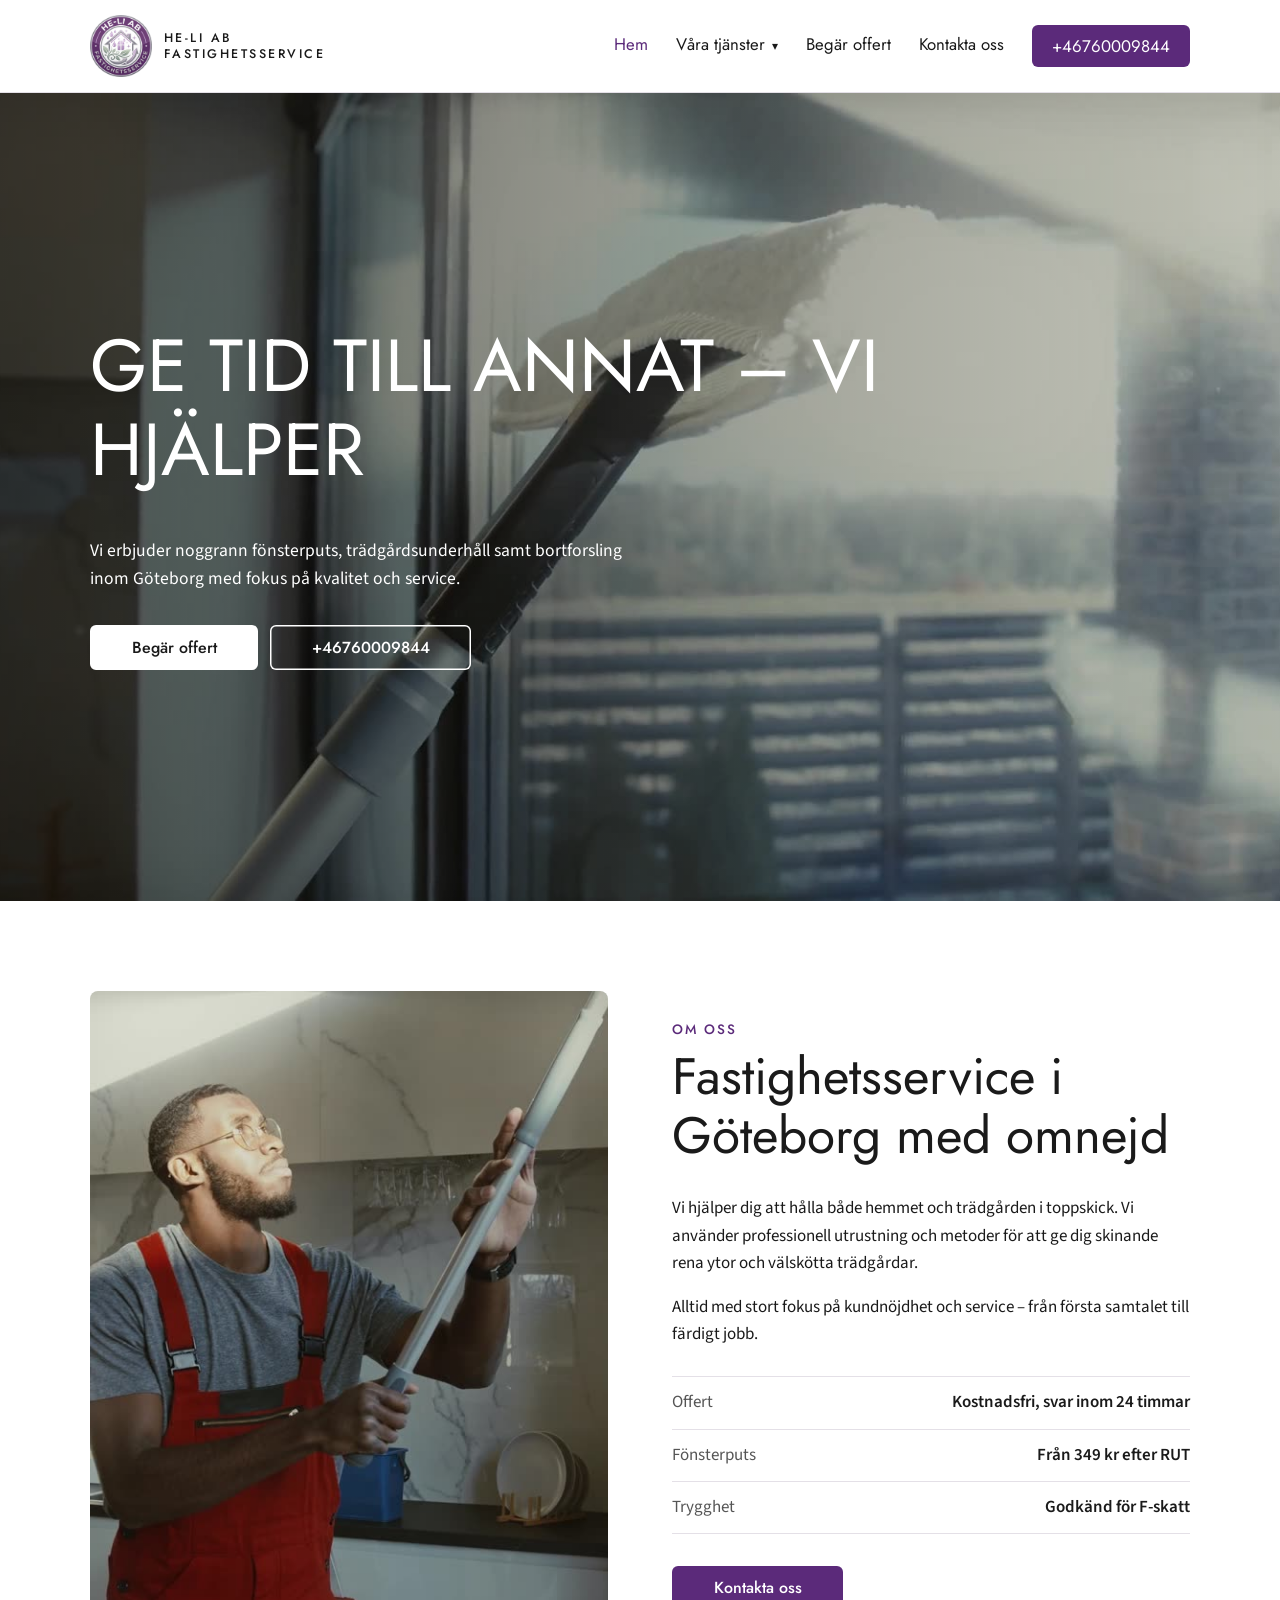
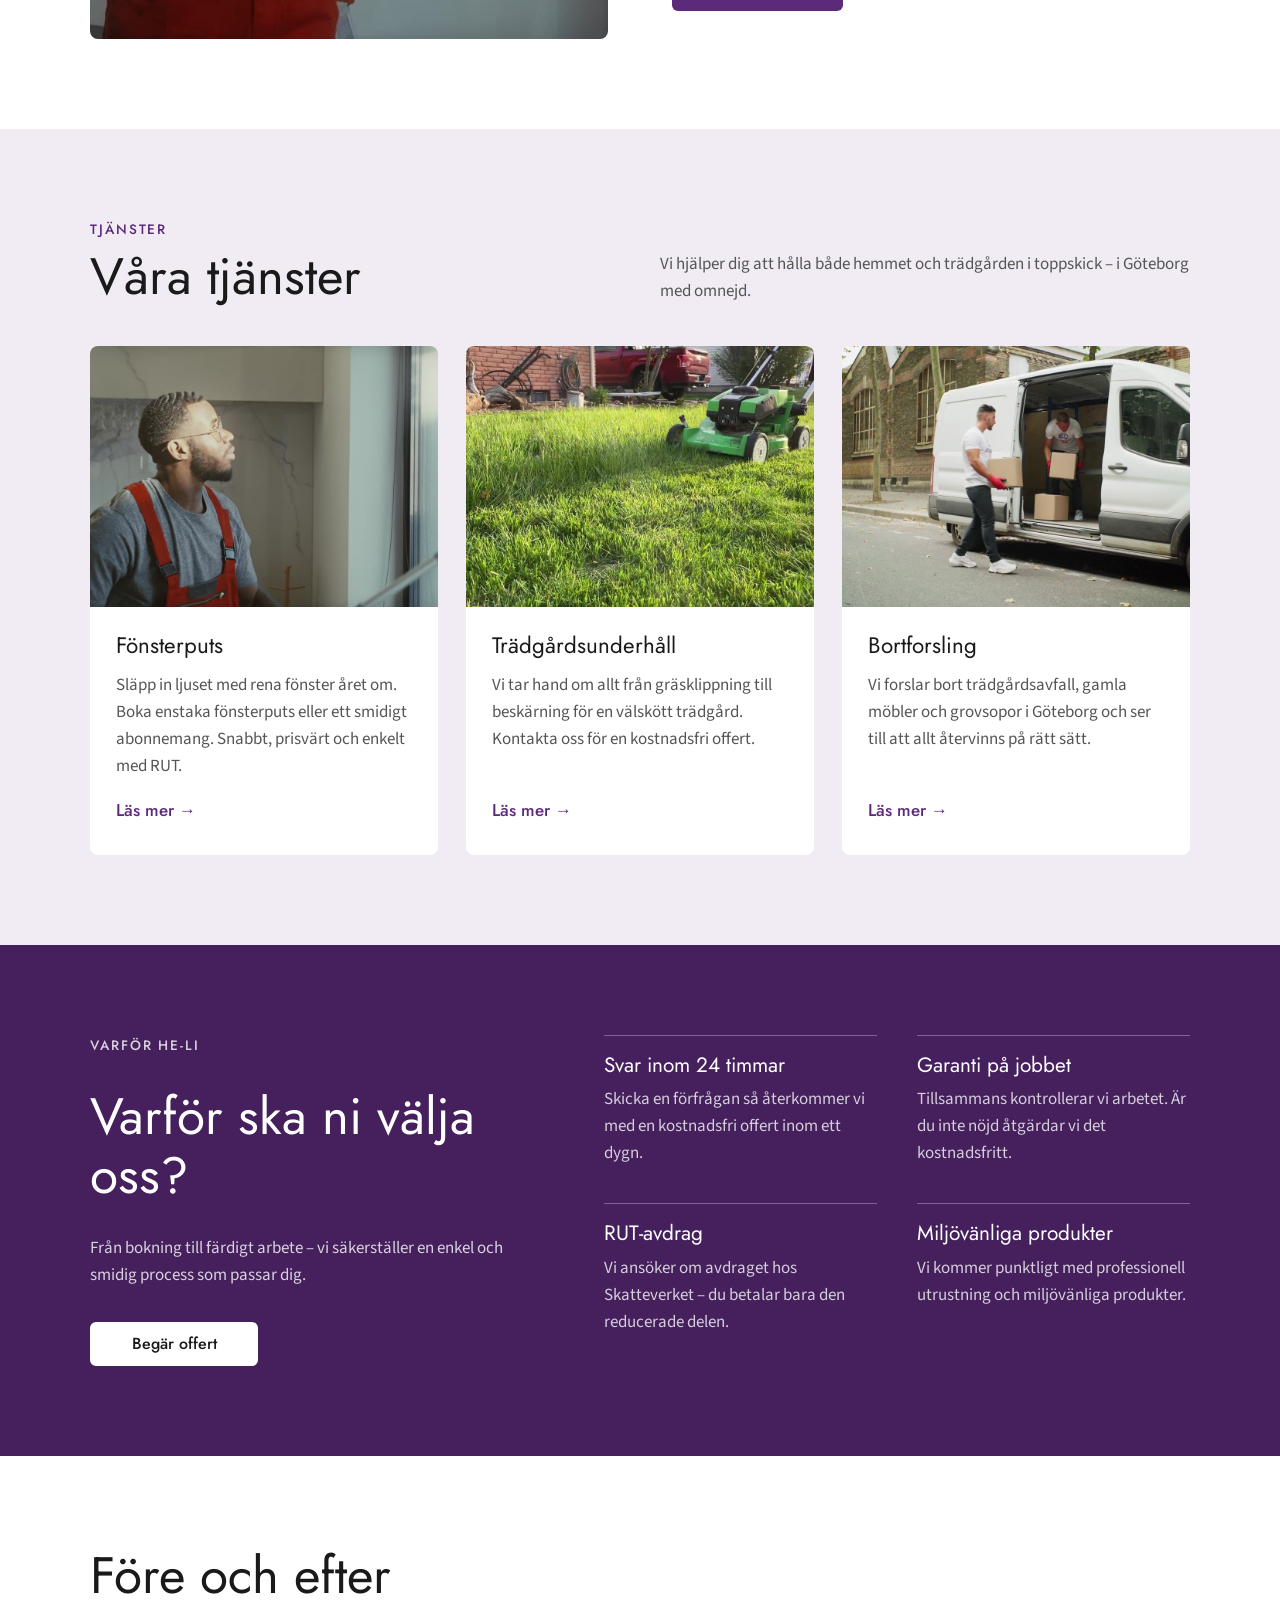
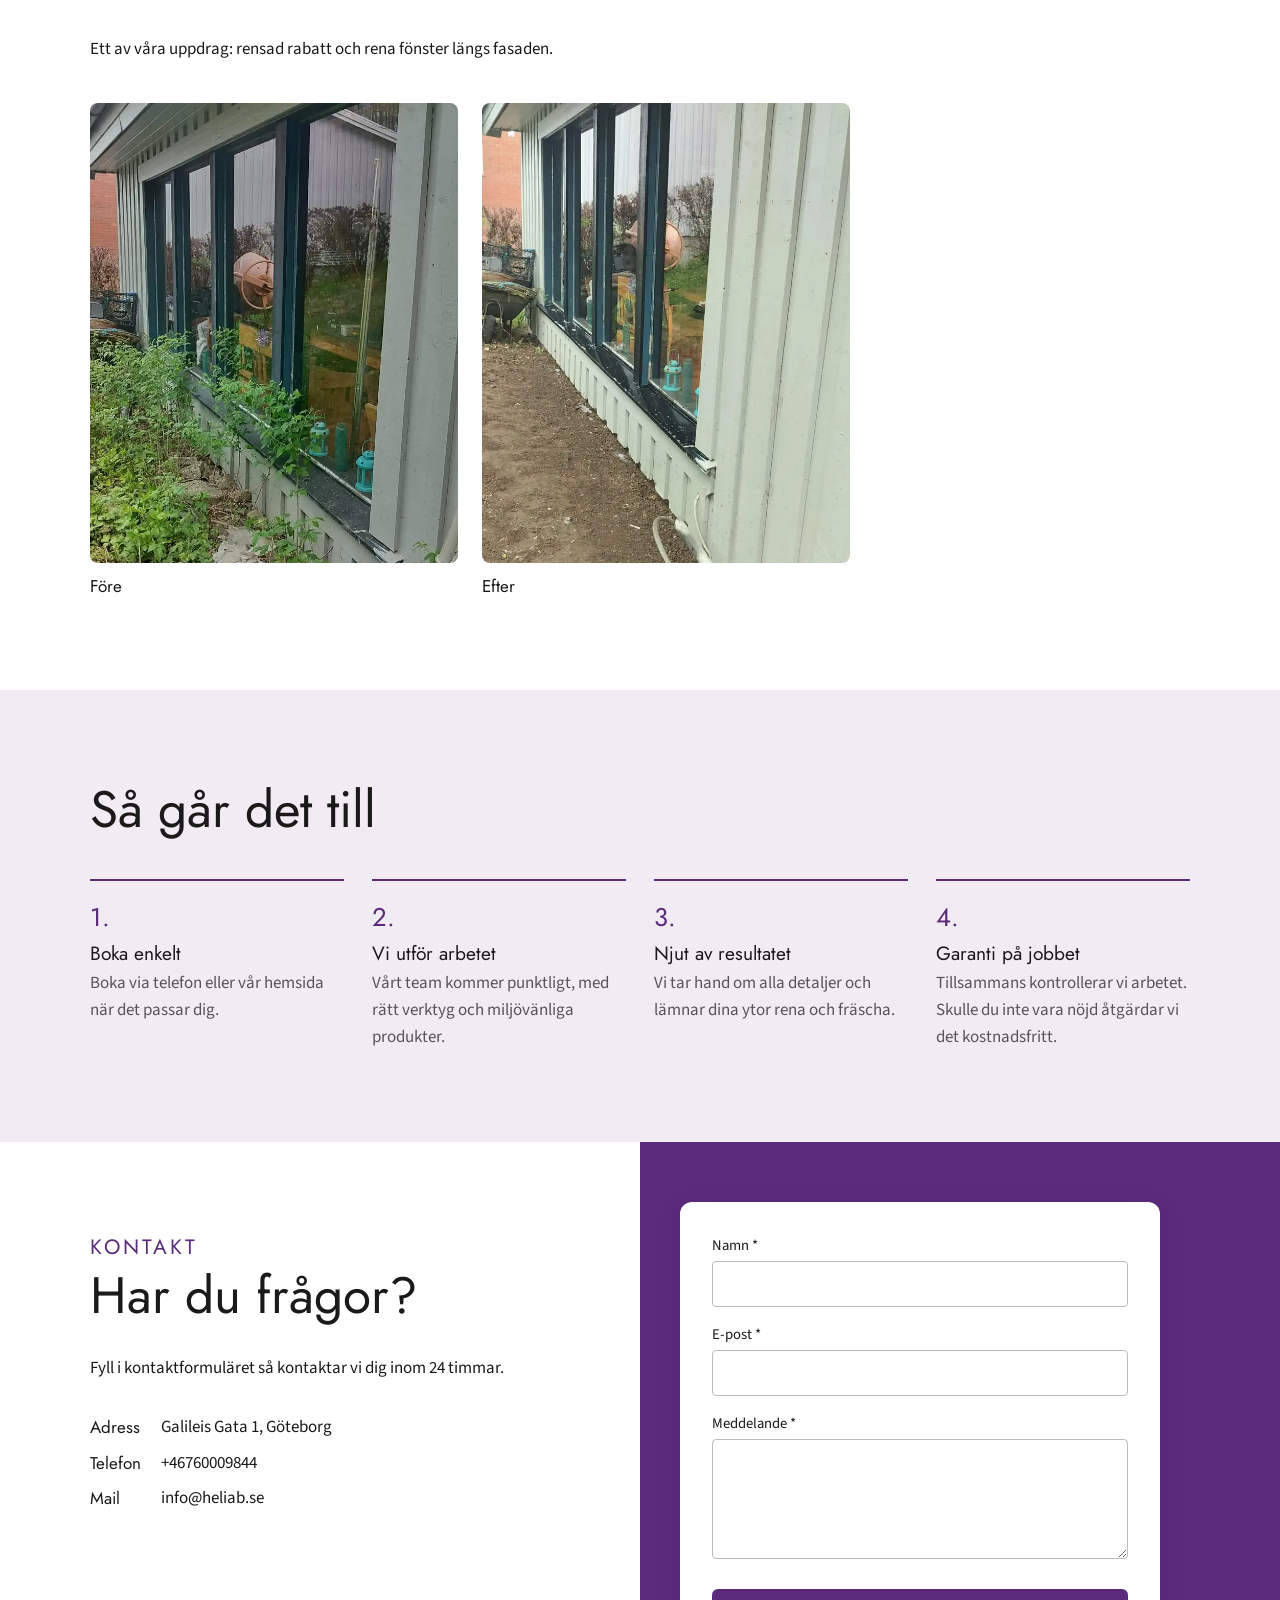
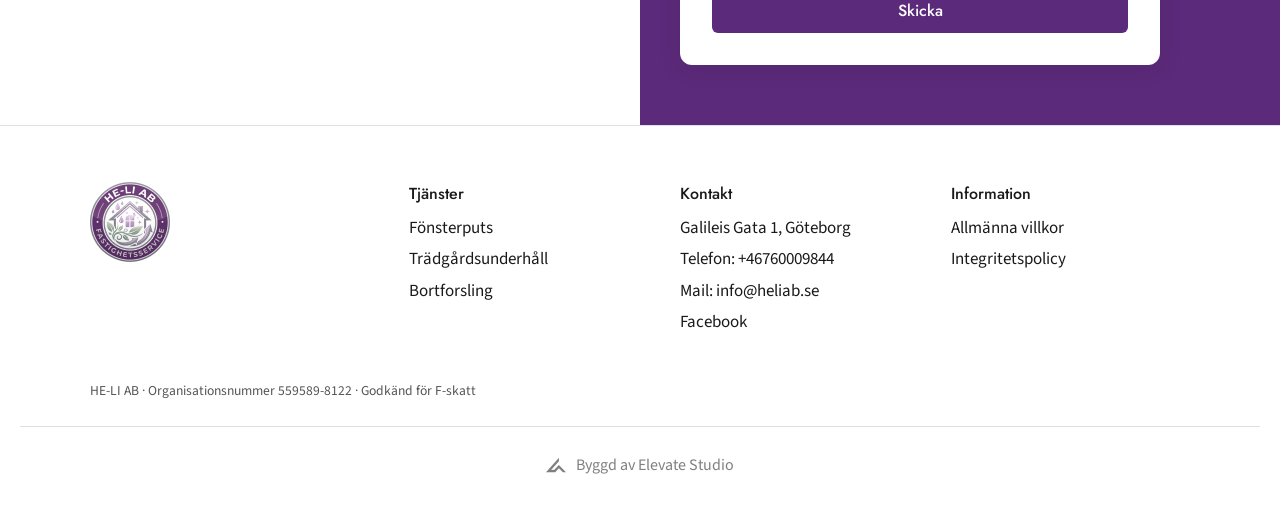
<file: index.html>
<!doctype html>
<html lang="sv">
<head>
<meta charset="utf-8">
<meta name="viewport" content="width=device-width, initial-scale=1">
<title>HE-LI AB – Fönsterputs, trädgård & bortforsling i Göteborg</title>
<meta name="description" content="Fönsterputs, trädgårdsunderhåll och bortforsling i Göteborg. Fönsterputs från 349 kr efter RUT. Kostnadsfri offert.">
<meta property="og:title" content="HE-LI AB – Fönsterputs, trädgård & bortforsling i Göteborg">
<meta property="og:description" content="Fönsterputs, trädgårdsunderhåll och bortforsling i Göteborg. Fönsterputs från 349 kr efter RUT. Kostnadsfri offert.">
<meta property="og:image" content="assets/img/logo-og.png">
<link rel="icon" type="image/png" href="assets/img/favicon.png">
<link rel="preconnect" href="https://fonts.googleapis.com">
<link rel="preconnect" href="https://fonts.gstatic.com" crossorigin>
<link href="https://fonts.googleapis.com/css2?family=Jost:wght@400;500&family=Source+Sans+3:wght@400;600&display=swap" rel="stylesheet">
<link rel="stylesheet" href="assets/css/style.css">
</head>
<body>
<header class="site-header">
  <nav class="wrap nav" aria-label="Huvudmeny">
    <a class="brand" href="index.html"><img src="assets/img/logo-sm.webp" alt="HE-LI AB" width="62" height="62"><span>HE-LI AB<br>Fastighetsservice</span></a>
    <button class="burger" aria-label="Meny" aria-expanded="false" aria-controls="menu"><span></span><span></span><span></span></button>
    <ul class="menu" id="menu">
      <li><a href="index.html" class="active">Hem</a></li>
      <li class="has-sub">
        <a href="index.html#tjanster" aria-haspopup="true">Våra tjänster <span class="caret" aria-hidden="true">▾</span></a>
        <ul class="submenu">
          <li><a href="fonsterputs.html">Fönsterputs</a></li>
          <li><a href="tradgardsunderhall.html">Trädgårdsunderhåll</a></li>
          <li><a href="bortforsling.html">Bortforsling</a></li>
        </ul>
      </li>
      <li><a href="offert.html">Begär offert</a></li>
      <li><a href="index.html#kontakt">Kontakta oss</a></li>
      <li><a class="btn phone-btn" href="tel:+46760009844">+46760009844</a></li>
    </ul>
  </nav>
</header>
<main>
<section class="hero">
  <video class="hero-video" autoplay muted loop playsinline preload="auto" poster="assets/video/hero-poster.jpg" aria-hidden="true">
    <source src="assets/video/hero.mp4" type="video/mp4">
  </video>
  <div class="wrap">
    <h1>Ge tid till annat – vi hjälper</h1>
    <p>Vi erbjuder noggrann fönsterputs, trädgårdsunderhåll samt bortforsling inom Göteborg med fokus på kvalitet och service.</p>
    <div class="hero-buttons">
      <a class="btn white" href="offert.html">Begär offert</a>
      <a class="btn outline" href="tel:+46760009844">+46760009844</a>
    </div>
  </div>
</section>

<section class="about">
  <div class="wrap about-grid">
    <figure class="about-img"><img src="assets/img/om-oss.jpg" alt="Fönsterputsare med fönsterskrapa" width="1200" height="675" loading="lazy"></figure>
    <div>
      <p class="label">Om oss</p>
      <h2>Fastighetsservice i Göteborg med omnejd</h2>
      <p>Vi hjälper dig att hålla både hemmet och trädgården i toppskick. Vi använder professionell utrustning och metoder för att ge dig skinande rena ytor och välskötta trädgårdar.</p>
      <p>Alltid med stort fokus på kundnöjdhet och service – från första samtalet till färdigt jobb.</p>
      <ul class="facts">
        <li><span>Offert</span><b>Kostnadsfri, svar inom 24 timmar</b></li>
        <li><span>Fönsterputs</span><b>Från 349 kr efter RUT</b></li>
        <li><span>Trygghet</span><b>Godkänd för F-skatt</b></li>
      </ul>
      <a class="btn" href="#kontakt">Kontakta oss</a>
    </div>
  </div>
</section>

<section id="tjanster" class="tinted">
  <div class="wrap">
    <div class="section-head">
      <div><p class="label">Tjänster</p><h2>Våra tjänster</h2></div>
      <p>Vi hjälper dig att hålla både hemmet och trädgården i toppskick – i Göteborg med omnejd.</p>
    </div>
    <div class="services">
      <a class="service" href="fonsterputs.html">
        <img src="assets/img/tjanst-fonsterputs.jpg" alt="Fönsterputsare med skrapa" width="1200" height="675" loading="lazy">
        <div class="service-body">
          <h3>Fönsterputs</h3>
          <p>Släpp in ljuset med rena fönster året om. Boka enstaka fönsterputs eller ett smidigt abonnemang. Snabbt, prisvärt och enkelt med RUT.</p>
          <span class="more">Läs mer →</span>
        </div>
      </a>
      <a class="service" href="tradgardsunderhall.html">
        <img src="assets/img/tjanst-tradgard.jpg" alt="Gräsklippning i trädgård" width="1200" height="675" loading="lazy">
        <div class="service-body">
          <h3>Trädgårdsunderhåll</h3>
          <p>Vi tar hand om allt från gräsklippning till beskärning för en välskött trädgård. Kontakta oss för en kostnadsfri offert.</p>
          <span class="more">Läs mer →</span>
        </div>
      </a>
      <a class="service" href="bortforsling.html">
        <img src="assets/img/tjanst-bortforsling.jpg" alt="Bortforsling med skåpbil" width="1200" height="675" loading="lazy">
        <div class="service-body">
          <h3>Bortforsling</h3>
          <p>Vi forslar bort trädgårdsavfall, gamla möbler och grovsopor i Göteborg och ser till att allt återvinns på rätt sätt.</p>
          <span class="more">Läs mer →</span>
        </div>
      </a>
    </div>
  </div>
</section>

<section class="why">
  <div class="wrap why-grid">
    <div>
      <p class="label">Varför HE-LI</p>
      <h2>Varför ska ni välja oss?</h2>
      <p>Från bokning till färdigt arbete – vi säkerställer en enkel och smidig process som passar dig.</p>
      <a class="btn white" href="offert.html">Begär offert</a>
    </div>
    <div class="why-list">
      <div><h3>Svar inom 24 timmar</h3><p>Skicka en förfrågan så återkommer vi med en kostnadsfri offert inom ett dygn.</p></div>
      <div><h3>Garanti på jobbet</h3><p>Tillsammans kontrollerar vi arbetet. Är du inte nöjd åtgärdar vi det kostnadsfritt.</p></div>
      <div><h3>RUT-avdrag</h3><p>Vi ansöker om avdraget hos Skatteverket – du betalar bara den reducerade delen.</p></div>
      <div><h3>Miljövänliga produkter</h3><p>Vi kommer punktligt med professionell utrustning och miljövänliga produkter.</p></div>
    </div>
  </div>
</section>

<section>
  <div class="wrap">
    <h2>Före och efter</h2>
    <p class="narrow">Ett av våra uppdrag: rensad rabatt och rena fönster längs fasaden.</p>
    <div class="ba">
      <figure><img src="assets/img/fore.webp" alt="Före: igenvuxen rabatt framför husets fönster" width="720" height="1599" loading="lazy"><figcaption>Före</figcaption></figure>
      <figure><img src="assets/img/efter.webp" alt="Efter: rensad rabatt och rena fönster" width="720" height="1599" loading="lazy"><figcaption>Efter</figcaption></figure>
    </div>
  </div>
</section>

<section class="tinted">
  <div class="wrap">
    <h2>Så går det till</h2>
    <ol class="steps">
      <li><h3>Boka enkelt</h3><p>Boka via telefon eller vår hemsida när det passar dig.</p></li>
      <li><h3>Vi utför arbetet</h3><p>Vårt team kommer punktligt, med rätt verktyg och miljövänliga produkter.</p></li>
      <li><h3>Njut av resultatet</h3><p>Vi tar hand om alla detaljer och lämnar dina ytor rena och fräscha.</p></li>
      <li><h3>Garanti på jobbet</h3><p>Tillsammans kontrollerar vi arbetet. Skulle du inte vara nöjd åtgärdar vi det kostnadsfritt.</p></li>
    </ol>
  </div>
</section>

<section id="kontakt" class="contact">
  <div class="contact-info">
    <p class="label">Kontakt</p>
    <h2>Har du frågor?</h2>
    <p>Fyll i kontaktformuläret så kontaktar vi dig inom 24 timmar.</p>
    <dl>
      <dt>Adress</dt><dd>Galileis Gata 1, Göteborg</dd>
      <dt>Telefon</dt><dd><a href="tel:+46760009844">+46760009844</a></dd>
      <dt>Mail</dt><dd><a href="mailto:info@heliab.se">info@heliab.se</a></dd>
    </dl>
  </div>
  <div class="contact-panel">
    <form class="card" data-mailto="info@heliab.se" data-subject="Kontakt via heliab.se">
      <div class="field"><label for="k-namn">Namn *</label><input id="k-namn" name="Namn" autocomplete="name" required></div>
      <div class="field"><label for="k-epost">E-post *</label><input id="k-epost" name="E-post" type="email" autocomplete="email" required></div>
      <div class="field"><label for="k-msg">Meddelande *</label><textarea id="k-msg" name="Meddelande" required></textarea></div>
      <button class="btn" type="submit">Skicka</button>
      <p class="form-msg" role="status">Ditt e-postprogram öppnas med meddelandet ifyllt – tryck skicka där.</p>
    </form>
  </div>
</section>
</main>
<footer class="site-footer">
  <div class="wrap">
    <div class="footer-grid">
      <div><img class="footer-logo" src="assets/img/logo-sm.webp" alt="HE-LI AB" width="80" height="80" loading="lazy"></div>
      <div>
        <h4>Tjänster</h4>
        <ul>
          <li><a href="fonsterputs.html">Fönsterputs</a></li>
          <li><a href="tradgardsunderhall.html">Trädgårdsunderhåll</a></li>
          <li><a href="bortforsling.html">Bortforsling</a></li>
        </ul>
      </div>
      <div>
        <h4>Kontakt</h4>
        <ul>
          <li>Galileis Gata 1, Göteborg</li>
          <li>Telefon: <a href="tel:+46760009844">+46760009844</a></li>
          <li>Mail: <a href="mailto:info@heliab.se">info@heliab.se</a></li>
          <li><a href="https://www.facebook.com/profile.php?id=61590988676918" target="_blank" rel="noopener">Facebook</a></li>
        </ul>
      </div>
      <div>
        <h4>Information</h4>
        <ul>
          <li><a href="allmanna-villkor.html">Allmänna villkor</a></li>
          <li><a href="integritetspolicy.html">Integritetspolicy</a></li>
        </ul>
      </div>
    </div>
    <p class="copy">HE-LI AB · Organisationsnummer 559589-8122 · Godkänd för F-skatt</p>
  </div>
<!-- elevate-credit -->
<style>.elevate-credit{max-width:1240px;margin:24px auto 0;padding:20px 16px 0;border-top:1px solid rgba(128,128,128,.25);display:flex;justify-content:center;box-sizing:border-box}.elevate-credit a{display:inline-flex;align-items:center;gap:10px;padding:8px 0;font:inherit;font-size:15px;line-height:1;color:inherit;opacity:.55;text-decoration:none;transition:opacity .2s}.elevate-credit a:hover,.elevate-credit a:focus-visible{opacity:1}.elevate-credit svg{width:20px;height:20px;flex:none;display:block}@media(min-width:1024px){.elevate-credit a{font-size:16px}}</style>
<div class="elevate-credit"><a href="https://elevatestudio.nu" target="_blank" rel="noopener"><svg viewBox="0 0 1884.3 1353.9" aria-hidden="true"><path d="M0.0 1353.9 L1218.7 0.0 L1218.7 329.1 L479.7 1136.4 L786.7 1132.4 L1215.5 687.4 L1884.3 1349.9 L1590.1 1349.9 L1218.6 994.7 L865.4 1349.9Z" fill="currentColor"/></svg>Byggd av Elevate Studio</a></div>
</footer>
<script src="assets/js/main.js" defer></script>
</body>
</html>
</file>
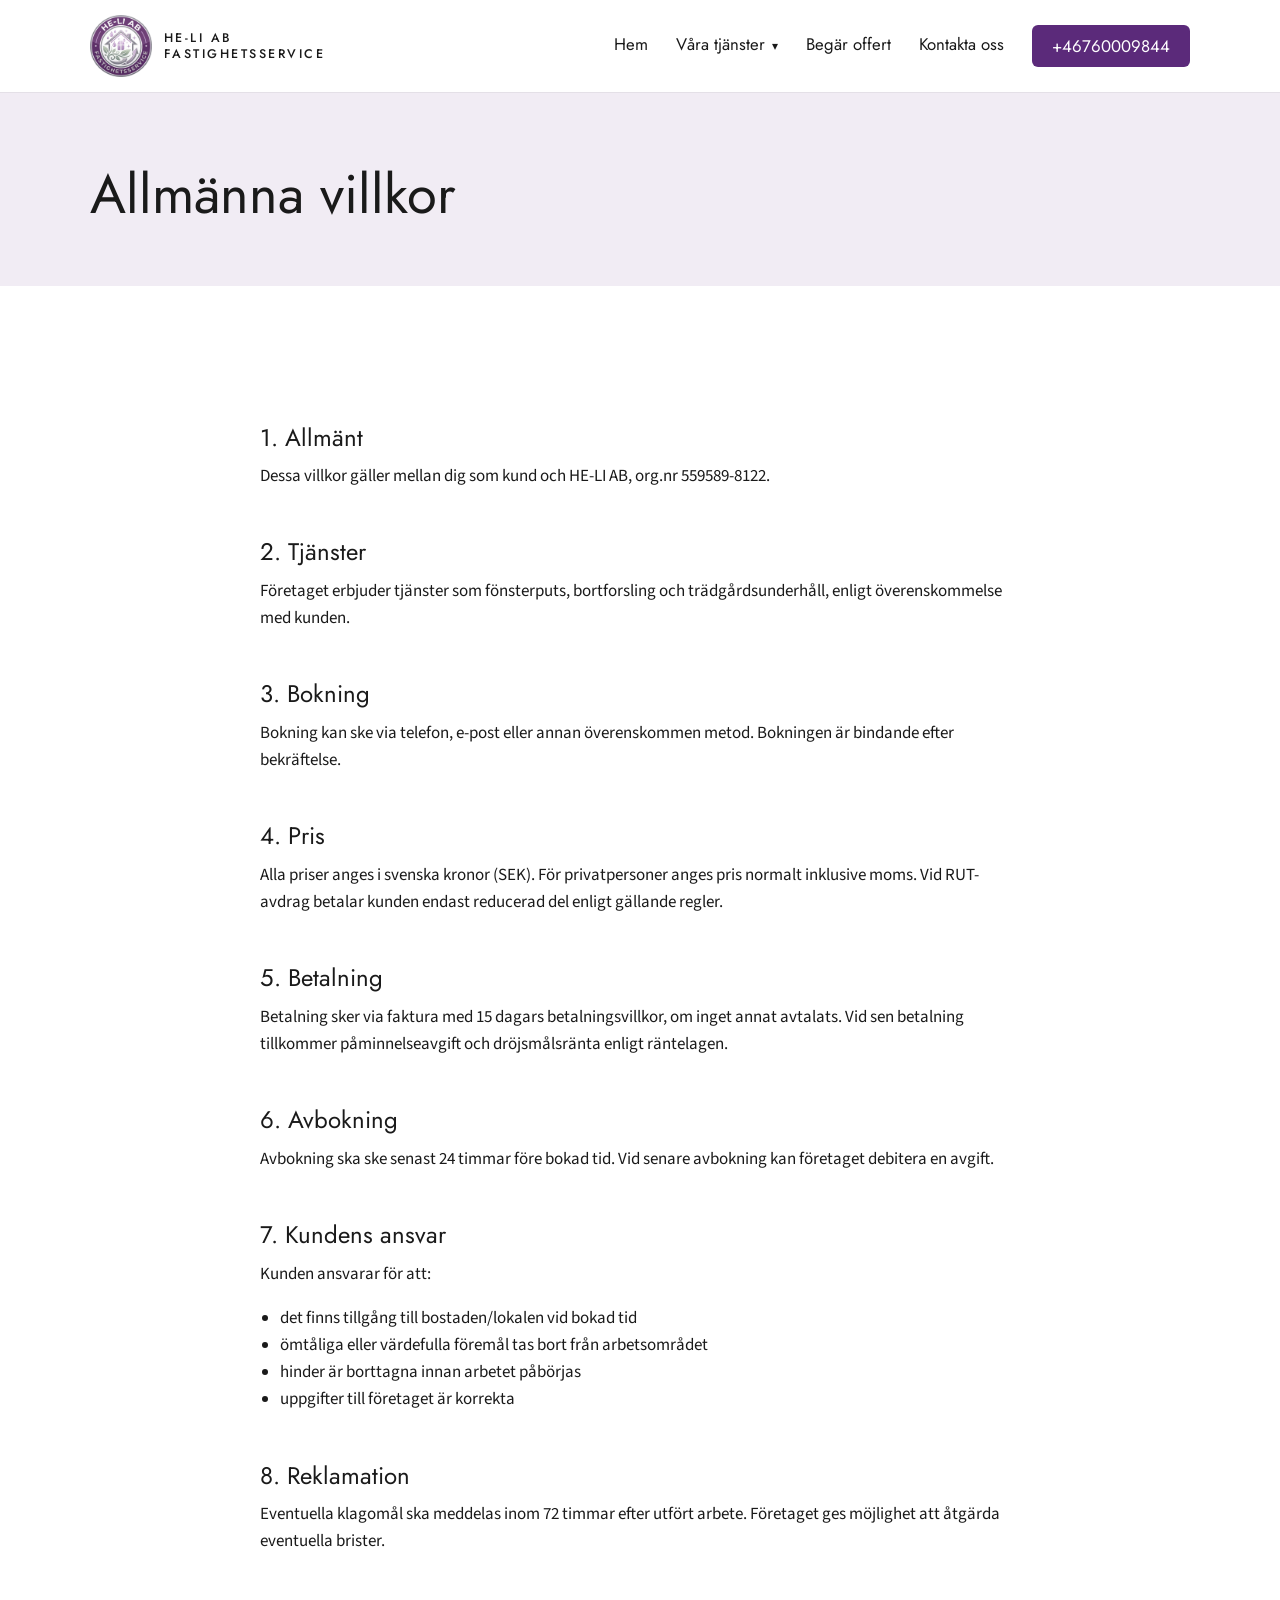
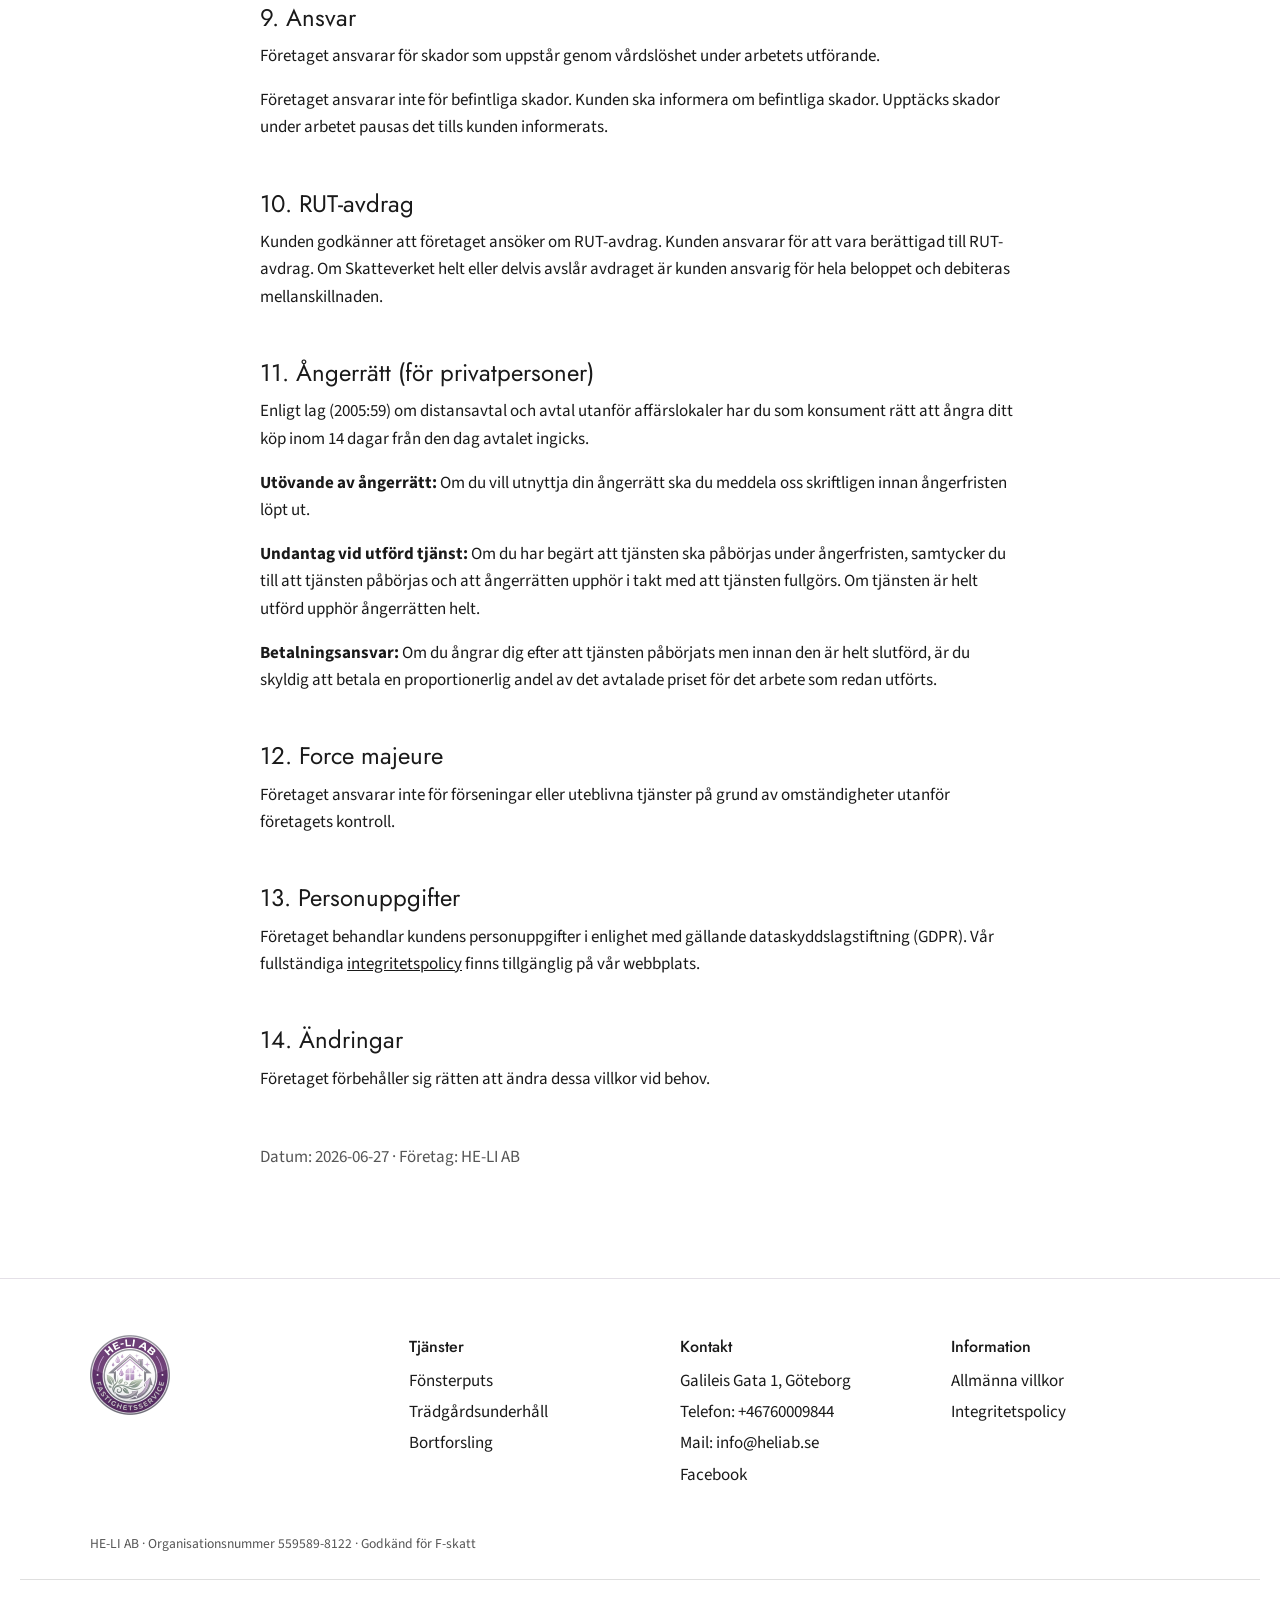
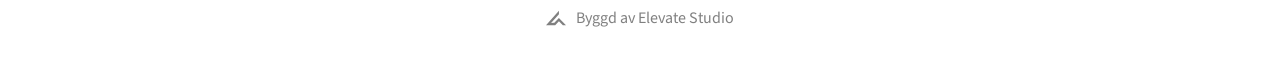
<file: allmanna-villkor.html>
<!doctype html>
<html lang="sv">
<head>
<meta charset="utf-8">
<meta name="viewport" content="width=device-width, initial-scale=1">
<title>Allmänna villkor | HE-LI AB</title>
<meta name="description" content="Allmänna villkor för HE-LI AB.">
<meta property="og:title" content="Allmänna villkor | HE-LI AB">
<meta property="og:description" content="Allmänna villkor för HE-LI AB.">
<meta property="og:image" content="assets/img/logo-og.png">
<link rel="icon" type="image/png" href="assets/img/favicon.png">
<link rel="preconnect" href="https://fonts.googleapis.com">
<link rel="preconnect" href="https://fonts.gstatic.com" crossorigin>
<link href="https://fonts.googleapis.com/css2?family=Jost:wght@400;500&family=Source+Sans+3:wght@400;600&display=swap" rel="stylesheet">
<link rel="stylesheet" href="assets/css/style.css">
</head>
<body>
<header class="site-header">
  <nav class="wrap nav" aria-label="Huvudmeny">
    <a class="brand" href="index.html"><img src="assets/img/logo-sm.webp" alt="HE-LI AB" width="62" height="62"><span>HE-LI AB<br>Fastighetsservice</span></a>
    <button class="burger" aria-label="Meny" aria-expanded="false" aria-controls="menu"><span></span><span></span><span></span></button>
    <ul class="menu" id="menu">
      <li><a href="index.html">Hem</a></li>
      <li class="has-sub">
        <a href="index.html#tjanster" aria-haspopup="true">Våra tjänster <span class="caret" aria-hidden="true">▾</span></a>
        <ul class="submenu">
          <li><a href="fonsterputs.html">Fönsterputs</a></li>
          <li><a href="tradgardsunderhall.html">Trädgårdsunderhåll</a></li>
          <li><a href="bortforsling.html">Bortforsling</a></li>
        </ul>
      </li>
      <li><a href="offert.html">Begär offert</a></li>
      <li><a href="index.html#kontakt">Kontakta oss</a></li>
      <li><a class="btn phone-btn" href="tel:+46760009844">+46760009844</a></li>
    </ul>
  </nav>
</header>
<main>
<section class="page-head">
  <div class="wrap"><h1>Allmänna villkor</h1></div>
</section>
<section>
  <div class="wrap legal">
    <h2>1. Allmänt</h2>
    <p>Dessa villkor gäller mellan dig som kund och HE-LI AB, org.nr 559589-8122.</p>
    <h2>2. Tjänster</h2>
    <p>Företaget erbjuder tjänster som fönsterputs, bortforsling och trädgårdsunderhåll, enligt överenskommelse med kunden.</p>
    <h2>3. Bokning</h2>
    <p>Bokning kan ske via telefon, e-post eller annan överenskommen metod. Bokningen är bindande efter bekräftelse.</p>
    <h2>4. Pris</h2>
    <p>Alla priser anges i svenska kronor (SEK). För privatpersoner anges pris normalt inklusive moms. Vid RUT-avdrag betalar kunden endast reducerad del enligt gällande regler.</p>
    <h2>5. Betalning</h2>
    <p>Betalning sker via faktura med 15 dagars betalningsvillkor, om inget annat avtalats. Vid sen betalning tillkommer påminnelseavgift och dröjsmålsränta enligt räntelagen.</p>
    <h2>6. Avbokning</h2>
    <p>Avbokning ska ske senast 24 timmar före bokad tid. Vid senare avbokning kan företaget debitera en avgift.</p>
    <h2>7. Kundens ansvar</h2>
    <p>Kunden ansvarar för att:</p>
    <ul>
      <li>det finns tillgång till bostaden/lokalen vid bokad tid</li>
      <li>ömtåliga eller värdefulla föremål tas bort från arbetsområdet</li>
      <li>hinder är borttagna innan arbetet påbörjas</li>
      <li>uppgifter till företaget är korrekta</li>
    </ul>
    <h2>8. Reklamation</h2>
    <p>Eventuella klagomål ska meddelas inom 72 timmar efter utfört arbete. Företaget ges möjlighet att åtgärda eventuella brister.</p>
    <h2>9. Ansvar</h2>
    <p>Företaget ansvarar för skador som uppstår genom vårdslöshet under arbetets utförande.</p>
    <p>Företaget ansvarar inte för befintliga skador. Kunden ska informera om befintliga skador. Upptäcks skador under arbetet pausas det tills kunden informerats.</p>
    <h2>10. RUT-avdrag</h2>
    <p>Kunden godkänner att företaget ansöker om RUT-avdrag. Kunden ansvarar för att vara berättigad till RUT-avdrag. Om Skatteverket helt eller delvis avslår avdraget är kunden ansvarig för hela beloppet och debiteras mellanskillnaden.</p>
    <h2>11. Ångerrätt (för privatpersoner)</h2>
    <p>Enligt lag (2005:59) om distansavtal och avtal utanför affärslokaler har du som konsument rätt att ångra ditt köp inom 14 dagar från den dag avtalet ingicks.</p>
    <p><strong>Utövande av ångerrätt:</strong> Om du vill utnyttja din ångerrätt ska du meddela oss skriftligen innan ångerfristen löpt ut.</p>
    <p><strong>Undantag vid utförd tjänst:</strong> Om du har begärt att tjänsten ska påbörjas under ångerfristen, samtycker du till att tjänsten påbörjas och att ångerrätten upphör i takt med att tjänsten fullgörs. Om tjänsten är helt utförd upphör ångerrätten helt.</p>
    <p><strong>Betalningsansvar:</strong> Om du ångrar dig efter att tjänsten påbörjats men innan den är helt slutförd, är du skyldig att betala en proportionerlig andel av det avtalade priset för det arbete som redan utförts.</p>
    <h2>12. Force majeure</h2>
    <p>Företaget ansvarar inte för förseningar eller uteblivna tjänster på grund av omständigheter utanför företagets kontroll.</p>
    <h2>13. Personuppgifter</h2>
    <p>Företaget behandlar kundens personuppgifter i enlighet med gällande dataskyddslagstiftning (GDPR). Vår fullständiga <a href="integritetspolicy.html">integritetspolicy</a> finns tillgänglig på vår webbplats.</p>
    <h2>14. Ändringar</h2>
    <p>Företaget förbehåller sig rätten att ändra dessa villkor vid behov.</p>
    <p class="meta">Datum: 2026-06-27 · Företag: HE-LI AB</p>
  </div>
</section>
</main>
<footer class="site-footer">
  <div class="wrap">
    <div class="footer-grid">
      <div><img class="footer-logo" src="assets/img/logo-sm.webp" alt="HE-LI AB" width="80" height="80" loading="lazy"></div>
      <div>
        <h4>Tjänster</h4>
        <ul>
          <li><a href="fonsterputs.html">Fönsterputs</a></li>
          <li><a href="tradgardsunderhall.html">Trädgårdsunderhåll</a></li>
          <li><a href="bortforsling.html">Bortforsling</a></li>
        </ul>
      </div>
      <div>
        <h4>Kontakt</h4>
        <ul>
          <li>Galileis Gata 1, Göteborg</li>
          <li>Telefon: <a href="tel:+46760009844">+46760009844</a></li>
          <li>Mail: <a href="mailto:info@heliab.se">info@heliab.se</a></li>
          <li><a href="https://www.facebook.com/profile.php?id=61590988676918" target="_blank" rel="noopener">Facebook</a></li>
        </ul>
      </div>
      <div>
        <h4>Information</h4>
        <ul>
          <li><a href="allmanna-villkor.html">Allmänna villkor</a></li>
          <li><a href="integritetspolicy.html">Integritetspolicy</a></li>
        </ul>
      </div>
    </div>
    <p class="copy">HE-LI AB · Organisationsnummer 559589-8122 · Godkänd för F-skatt</p>
  </div>
<!-- elevate-credit -->
<style>.elevate-credit{max-width:1240px;margin:24px auto 0;padding:20px 16px 0;border-top:1px solid rgba(128,128,128,.25);display:flex;justify-content:center;box-sizing:border-box}.elevate-credit a{display:inline-flex;align-items:center;gap:10px;padding:8px 0;font:inherit;font-size:15px;line-height:1;color:inherit;opacity:.55;text-decoration:none;transition:opacity .2s}.elevate-credit a:hover,.elevate-credit a:focus-visible{opacity:1}.elevate-credit svg{width:20px;height:20px;flex:none;display:block}@media(min-width:1024px){.elevate-credit a{font-size:16px}}</style>
<div class="elevate-credit"><a href="https://elevatestudio.nu" target="_blank" rel="noopener"><svg viewBox="0 0 1884.3 1353.9" aria-hidden="true"><path d="M0.0 1353.9 L1218.7 0.0 L1218.7 329.1 L479.7 1136.4 L786.7 1132.4 L1215.5 687.4 L1884.3 1349.9 L1590.1 1349.9 L1218.6 994.7 L865.4 1349.9Z" fill="currentColor"/></svg>Byggd av Elevate Studio</a></div>
</footer>
<script src="assets/js/main.js" defer></script>
</body>
</html>
</file>
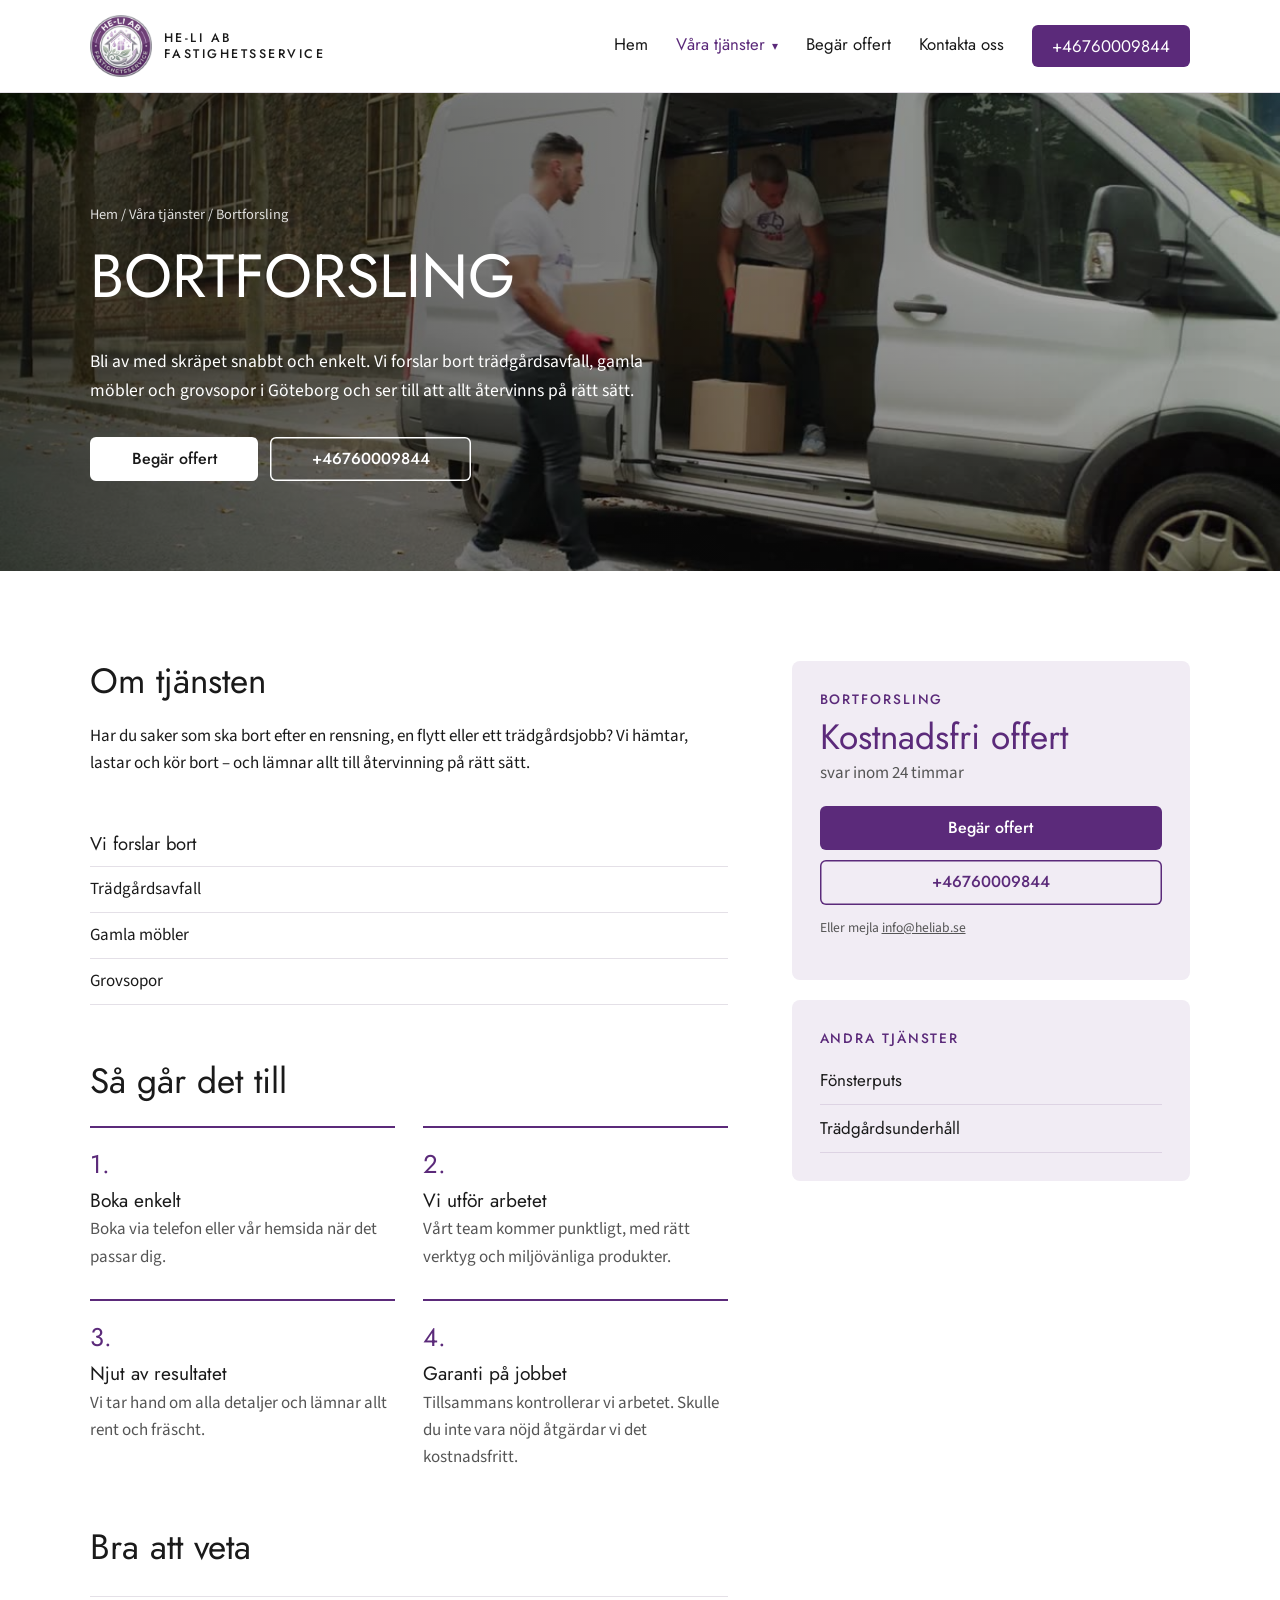
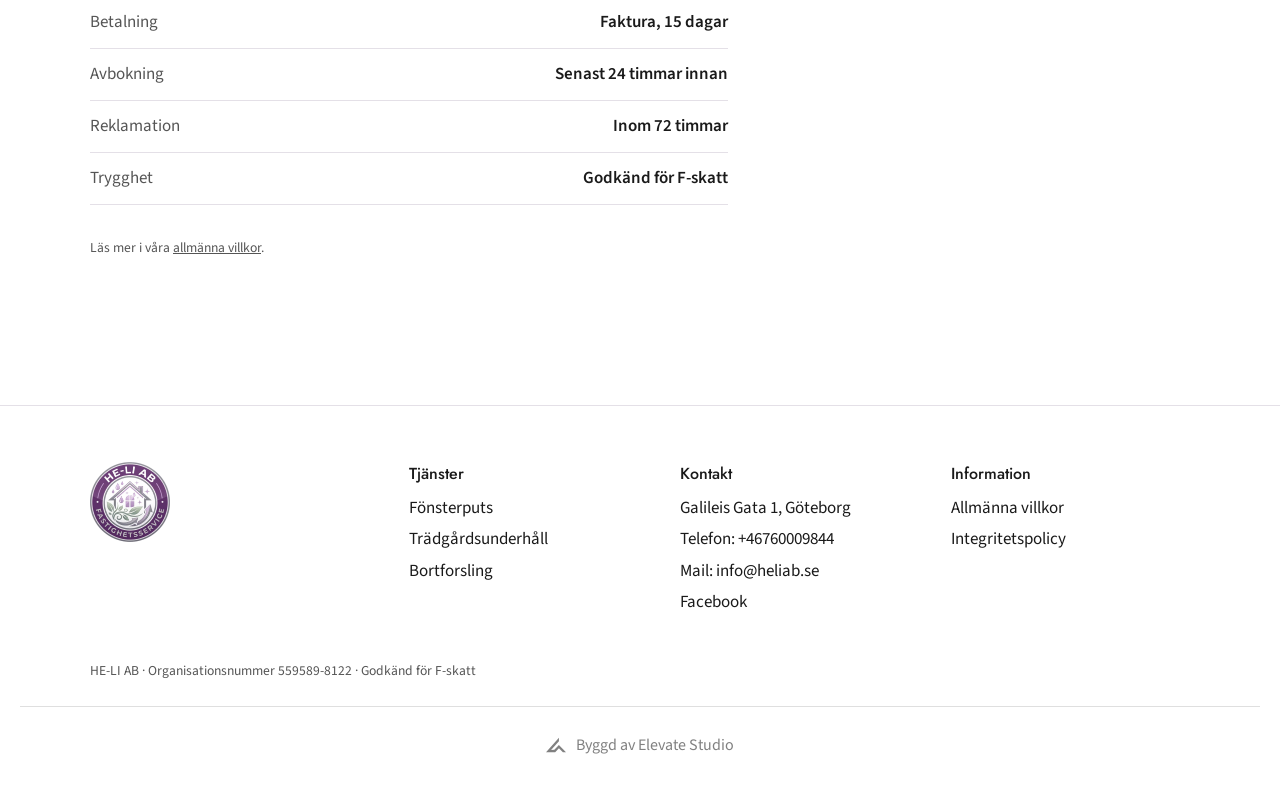
<file: bortforsling.html>
<!doctype html>
<html lang="sv">
<head>
<meta charset="utf-8">
<meta name="viewport" content="width=device-width, initial-scale=1">
<title>Bortforsling i Göteborg | HE-LI AB</title>
<meta name="description" content="Bli av med skräpet snabbt och enkelt. Vi forslar bort trädgårdsavfall, gamla möbler och grovsopor i Göteborg och ser till att allt återvinns på rätt sätt.">
<meta property="og:title" content="Bortforsling i Göteborg | HE-LI AB">
<meta property="og:description" content="Bli av med skräpet snabbt och enkelt. Vi forslar bort trädgårdsavfall, gamla möbler och grovsopor i Göteborg och ser till att allt återvinns på rätt sätt.">
<meta property="og:image" content="assets/img/logo-og.png">
<link rel="icon" type="image/png" href="assets/img/favicon.png">
<link rel="preconnect" href="https://fonts.googleapis.com">
<link rel="preconnect" href="https://fonts.gstatic.com" crossorigin>
<link href="https://fonts.googleapis.com/css2?family=Jost:wght@400;500&family=Source+Sans+3:wght@400;600&display=swap" rel="stylesheet">
<link rel="stylesheet" href="assets/css/style.css">
</head>
<body>
<header class="site-header">
  <nav class="wrap nav" aria-label="Huvudmeny">
    <a class="brand" href="index.html"><img src="assets/img/logo-sm.webp" alt="HE-LI AB" width="62" height="62"><span>HE-LI AB<br>Fastighetsservice</span></a>
    <button class="burger" aria-label="Meny" aria-expanded="false" aria-controls="menu"><span></span><span></span><span></span></button>
    <ul class="menu" id="menu">
      <li><a href="index.html">Hem</a></li>
      <li class="has-sub">
        <a href="index.html#tjanster" class="active" aria-haspopup="true">Våra tjänster <span class="caret" aria-hidden="true">▾</span></a>
        <ul class="submenu">
          <li><a href="fonsterputs.html">Fönsterputs</a></li>
          <li><a href="tradgardsunderhall.html">Trädgårdsunderhåll</a></li>
          <li><a href="bortforsling.html">Bortforsling</a></li>
        </ul>
      </li>
      <li><a href="offert.html">Begär offert</a></li>
      <li><a href="index.html#kontakt">Kontakta oss</a></li>
      <li><a class="btn phone-btn" href="tel:+46760009844">+46760009844</a></li>
    </ul>
  </nav>
</header>
<main>
<section class="svc-hero" style="background-image:url('assets/img/tjanst-bortforsling.jpg')">
  <div class="wrap">
    <p class="crumbs"><a href="index.html">Hem</a> / <a href="index.html#tjanster">Våra tjänster</a> / Bortforsling</p>
    <h1>Bortforsling</h1>
    <p>Bli av med skräpet snabbt och enkelt. Vi forslar bort trädgårdsavfall, gamla möbler och grovsopor i Göteborg och ser till att allt återvinns på rätt sätt.</p>
    <div class="hero-buttons">
      <a class="btn white" href="offert.html">Begär offert</a>
      <a class="btn outline" href="tel:+46760009844">+46760009844</a>
    </div>
  </div>
</section>

<section>
  <div class="wrap svc-grid">
    <div>
      <div class="svc-block">
        <h2>Om tjänsten</h2>
        <p>Har du saker som ska bort efter en rensning, en flytt eller ett trädgårdsjobb? Vi hämtar, lastar och kör bort – och lämnar allt till återvinning på rätt sätt.</p>
      </div>
      <div class="svc-lists">
        <div class="svc-list"><h3>Vi forslar bort</h3><ul><li>Trädgårdsavfall</li><li>Gamla möbler</li><li>Grovsopor</li></ul></div>
      </div>
      <div class="svc-block">
        <h2>Så går det till</h2>
        <ol class="steps steps-col">
          <li><h3>Boka enkelt</h3><p>Boka via telefon eller vår hemsida när det passar dig.</p></li>
          <li><h3>Vi utför arbetet</h3><p>Vårt team kommer punktligt, med rätt verktyg och miljövänliga produkter.</p></li>
          <li><h3>Njut av resultatet</h3><p>Vi tar hand om alla detaljer och lämnar allt rent och fräscht.</p></li>
          <li><h3>Garanti på jobbet</h3><p>Tillsammans kontrollerar vi arbetet. Skulle du inte vara nöjd åtgärdar vi det kostnadsfritt.</p></li>
        </ol>
      </div>
      <div class="svc-block">
        <h2>Bra att veta</h2>
        <ul class="facts">
          <li><span>Betalning</span><b>Faktura, 15 dagar</b></li>
          <li><span>Avbokning</span><b>Senast 24 timmar innan</b></li>
          <li><span>Reklamation</span><b>Inom 72 timmar</b></li>
          <li><span>Trygghet</span><b>Godkänd för F-skatt</b></li>
        </ul>
        <p class="small">Läs mer i våra <a href="allmanna-villkor.html">allmänna villkor</a>.</p>
      </div>
    </div>
    <aside class="svc-aside">
      <div class="svc-card">
        <p class="label">Bortforsling</p>
        <p class="svc-price">Kostnadsfri offert</p>
        <p class="svc-price-note">svar inom 24 timmar</p>
        <a class="btn" href="offert.html">Begär offert</a>
        <a class="btn outline-dark" href="tel:+46760009844">+46760009844</a>
        <p class="small">Eller mejla <a href="mailto:info@heliab.se">info@heliab.se</a></p>
      </div>
      <div class="svc-card">
        <p class="label">Andra tjänster</p>
        <ul class="svc-others"><li><a href="fonsterputs.html">Fönsterputs</a></li><li><a href="tradgardsunderhall.html">Trädgårdsunderhåll</a></li></ul>
      </div>
    </aside>
  </div>
</section>
</main>
<footer class="site-footer">
  <div class="wrap">
    <div class="footer-grid">
      <div><img class="footer-logo" src="assets/img/logo-sm.webp" alt="HE-LI AB" width="80" height="80" loading="lazy"></div>
      <div>
        <h4>Tjänster</h4>
        <ul>
          <li><a href="fonsterputs.html">Fönsterputs</a></li>
          <li><a href="tradgardsunderhall.html">Trädgårdsunderhåll</a></li>
          <li><a href="bortforsling.html">Bortforsling</a></li>
        </ul>
      </div>
      <div>
        <h4>Kontakt</h4>
        <ul>
          <li>Galileis Gata 1, Göteborg</li>
          <li>Telefon: <a href="tel:+46760009844">+46760009844</a></li>
          <li>Mail: <a href="mailto:info@heliab.se">info@heliab.se</a></li>
          <li><a href="https://www.facebook.com/profile.php?id=61590988676918" target="_blank" rel="noopener">Facebook</a></li>
        </ul>
      </div>
      <div>
        <h4>Information</h4>
        <ul>
          <li><a href="allmanna-villkor.html">Allmänna villkor</a></li>
          <li><a href="integritetspolicy.html">Integritetspolicy</a></li>
        </ul>
      </div>
    </div>
    <p class="copy">HE-LI AB · Organisationsnummer 559589-8122 · Godkänd för F-skatt</p>
  </div>
<!-- elevate-credit -->
<style>.elevate-credit{max-width:1240px;margin:24px auto 0;padding:20px 16px 0;border-top:1px solid rgba(128,128,128,.25);display:flex;justify-content:center;box-sizing:border-box}.elevate-credit a{display:inline-flex;align-items:center;gap:10px;padding:8px 0;font:inherit;font-size:15px;line-height:1;color:inherit;opacity:.55;text-decoration:none;transition:opacity .2s}.elevate-credit a:hover,.elevate-credit a:focus-visible{opacity:1}.elevate-credit svg{width:20px;height:20px;flex:none;display:block}@media(min-width:1024px){.elevate-credit a{font-size:16px}}</style>
<div class="elevate-credit"><a href="https://elevatestudio.nu" target="_blank" rel="noopener"><svg viewBox="0 0 1884.3 1353.9" aria-hidden="true"><path d="M0.0 1353.9 L1218.7 0.0 L1218.7 329.1 L479.7 1136.4 L786.7 1132.4 L1215.5 687.4 L1884.3 1349.9 L1590.1 1349.9 L1218.6 994.7 L865.4 1349.9Z" fill="currentColor"/></svg>Byggd av Elevate Studio</a></div>
</footer>
<script src="assets/js/main.js" defer></script>
</body>
</html>
</file>
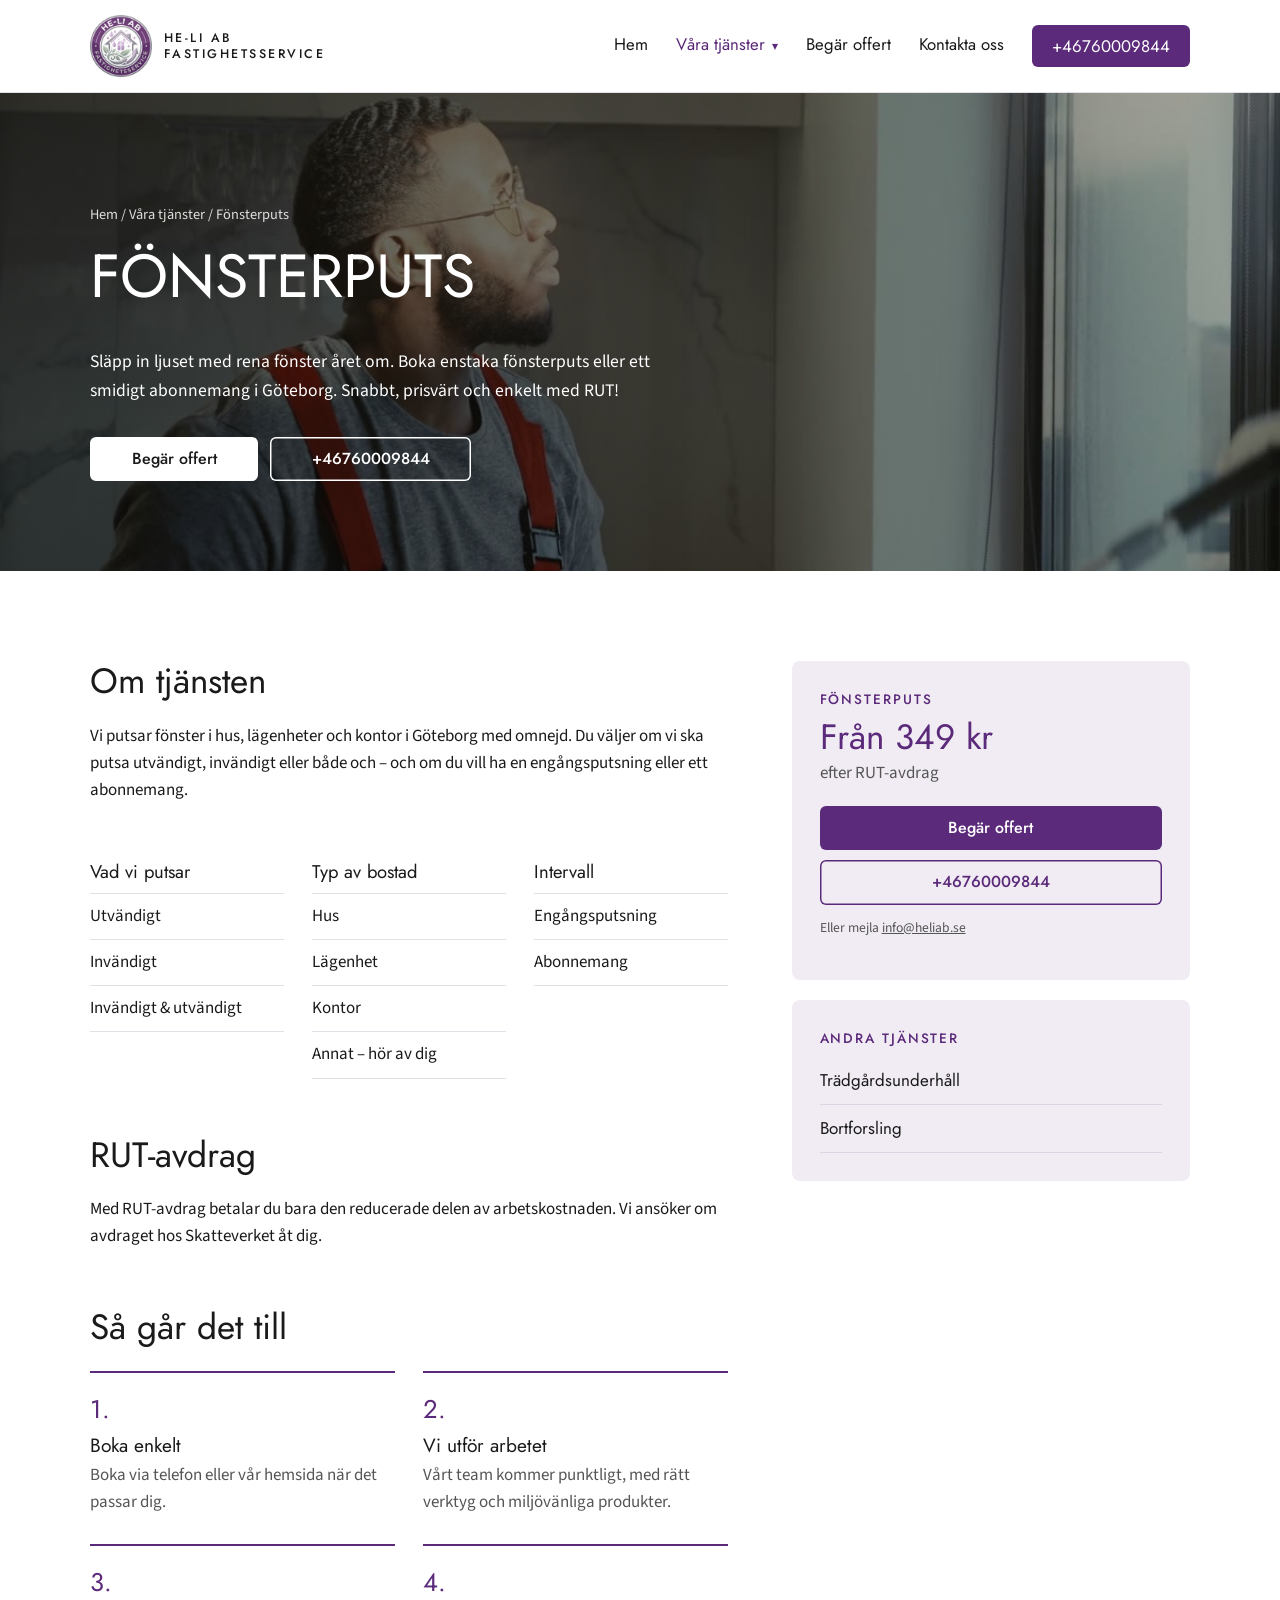
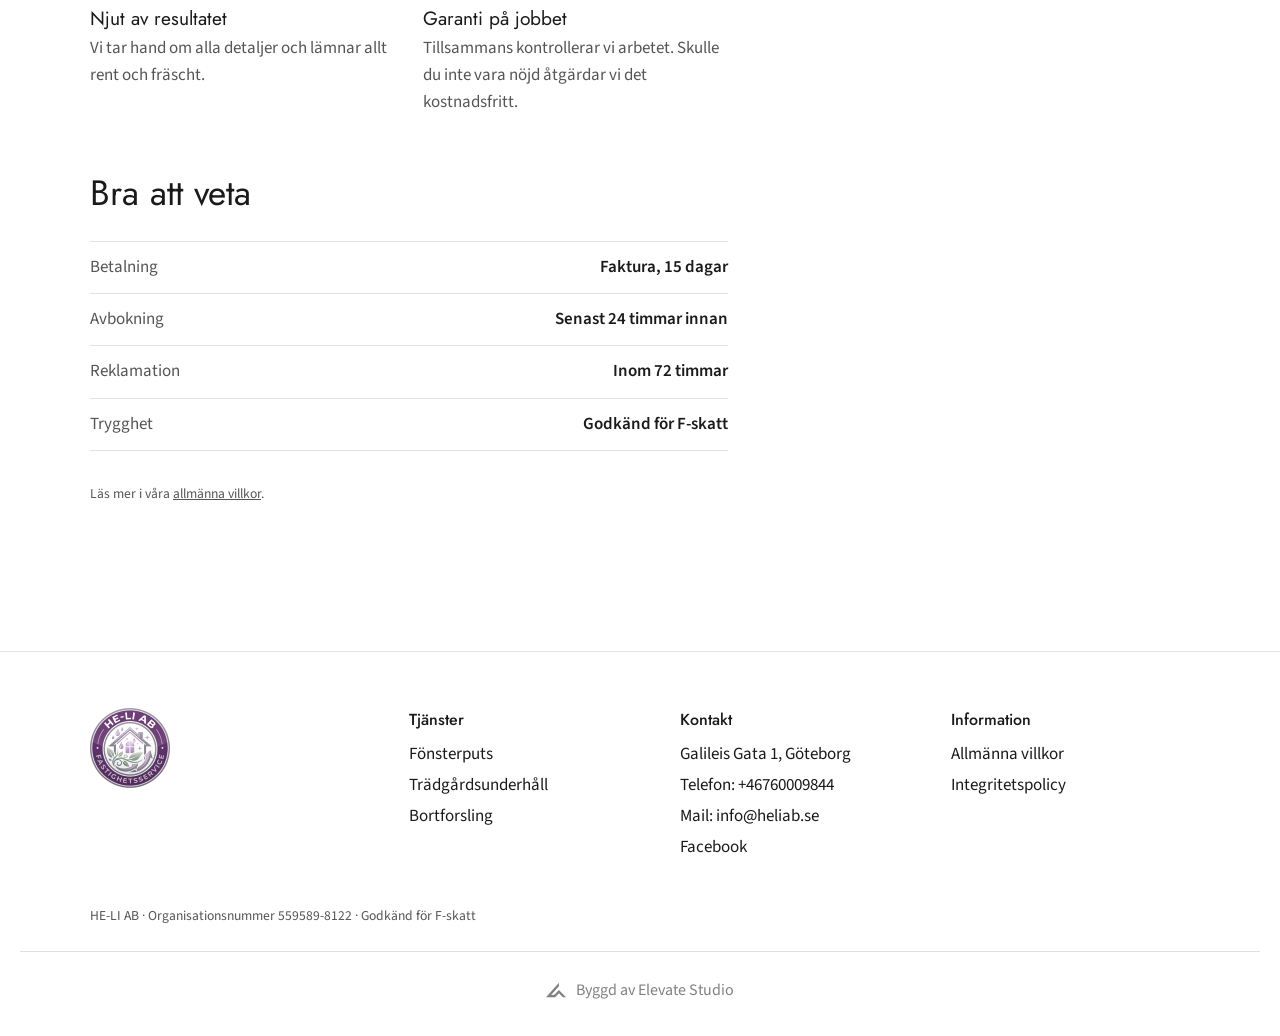
<file: fonsterputs.html>
<!doctype html>
<html lang="sv">
<head>
<meta charset="utf-8">
<meta name="viewport" content="width=device-width, initial-scale=1">
<title>Fönsterputs i Göteborg | HE-LI AB</title>
<meta name="description" content="Släpp in ljuset med rena fönster året om. Boka enstaka fönsterputs eller ett smidigt abonnemang i Göteborg. Snabbt, prisvärt och enkelt med RUT!">
<meta property="og:title" content="Fönsterputs i Göteborg | HE-LI AB">
<meta property="og:description" content="Släpp in ljuset med rena fönster året om. Boka enstaka fönsterputs eller ett smidigt abonnemang i Göteborg. Snabbt, prisvärt och enkelt med RUT!">
<meta property="og:image" content="assets/img/logo-og.png">
<link rel="icon" type="image/png" href="assets/img/favicon.png">
<link rel="preconnect" href="https://fonts.googleapis.com">
<link rel="preconnect" href="https://fonts.gstatic.com" crossorigin>
<link href="https://fonts.googleapis.com/css2?family=Jost:wght@400;500&family=Source+Sans+3:wght@400;600&display=swap" rel="stylesheet">
<link rel="stylesheet" href="assets/css/style.css">
</head>
<body>
<header class="site-header">
  <nav class="wrap nav" aria-label="Huvudmeny">
    <a class="brand" href="index.html"><img src="assets/img/logo-sm.webp" alt="HE-LI AB" width="62" height="62"><span>HE-LI AB<br>Fastighetsservice</span></a>
    <button class="burger" aria-label="Meny" aria-expanded="false" aria-controls="menu"><span></span><span></span><span></span></button>
    <ul class="menu" id="menu">
      <li><a href="index.html">Hem</a></li>
      <li class="has-sub">
        <a href="index.html#tjanster" class="active" aria-haspopup="true">Våra tjänster <span class="caret" aria-hidden="true">▾</span></a>
        <ul class="submenu">
          <li><a href="fonsterputs.html">Fönsterputs</a></li>
          <li><a href="tradgardsunderhall.html">Trädgårdsunderhåll</a></li>
          <li><a href="bortforsling.html">Bortforsling</a></li>
        </ul>
      </li>
      <li><a href="offert.html">Begär offert</a></li>
      <li><a href="index.html#kontakt">Kontakta oss</a></li>
      <li><a class="btn phone-btn" href="tel:+46760009844">+46760009844</a></li>
    </ul>
  </nav>
</header>
<main>
<section class="svc-hero" style="background-image:url('assets/img/tjanst-fonsterputs.jpg')">
  <div class="wrap">
    <p class="crumbs"><a href="index.html">Hem</a> / <a href="index.html#tjanster">Våra tjänster</a> / Fönsterputs</p>
    <h1>Fönsterputs</h1>
    <p>Släpp in ljuset med rena fönster året om. Boka enstaka fönsterputs eller ett smidigt abonnemang i Göteborg. Snabbt, prisvärt och enkelt med RUT!</p>
    <div class="hero-buttons">
      <a class="btn white" href="offert.html">Begär offert</a>
      <a class="btn outline" href="tel:+46760009844">+46760009844</a>
    </div>
  </div>
</section>

<section>
  <div class="wrap svc-grid">
    <div>
      <div class="svc-block">
        <h2>Om tjänsten</h2>
        <p>Vi putsar fönster i hus, lägenheter och kontor i Göteborg med omnejd. Du väljer om vi ska putsa utvändigt, invändigt eller både och – och om du vill ha en engångsputsning eller ett abonnemang.</p>
      </div>
      <div class="svc-lists">
        <div class="svc-list"><h3>Vad vi putsar</h3><ul><li>Utvändigt</li><li>Invändigt</li><li>Invändigt & utvändigt</li></ul></div>
        <div class="svc-list"><h3>Typ av bostad</h3><ul><li>Hus</li><li>Lägenhet</li><li>Kontor</li><li>Annat – hör av dig</li></ul></div>
        <div class="svc-list"><h3>Intervall</h3><ul><li>Engångsputsning</li><li>Abonnemang</li></ul></div>
      </div>
      <div class="svc-block">
        <h2>RUT-avdrag</h2>
        <p>Med RUT-avdrag betalar du bara den reducerade delen av arbetskostnaden. Vi ansöker om avdraget hos Skatteverket åt dig.</p>
      </div>
      <div class="svc-block">
        <h2>Så går det till</h2>
        <ol class="steps steps-col">
          <li><h3>Boka enkelt</h3><p>Boka via telefon eller vår hemsida när det passar dig.</p></li>
          <li><h3>Vi utför arbetet</h3><p>Vårt team kommer punktligt, med rätt verktyg och miljövänliga produkter.</p></li>
          <li><h3>Njut av resultatet</h3><p>Vi tar hand om alla detaljer och lämnar allt rent och fräscht.</p></li>
          <li><h3>Garanti på jobbet</h3><p>Tillsammans kontrollerar vi arbetet. Skulle du inte vara nöjd åtgärdar vi det kostnadsfritt.</p></li>
        </ol>
      </div>
      <div class="svc-block">
        <h2>Bra att veta</h2>
        <ul class="facts">
          <li><span>Betalning</span><b>Faktura, 15 dagar</b></li>
          <li><span>Avbokning</span><b>Senast 24 timmar innan</b></li>
          <li><span>Reklamation</span><b>Inom 72 timmar</b></li>
          <li><span>Trygghet</span><b>Godkänd för F-skatt</b></li>
        </ul>
        <p class="small">Läs mer i våra <a href="allmanna-villkor.html">allmänna villkor</a>.</p>
      </div>
    </div>
    <aside class="svc-aside">
      <div class="svc-card">
        <p class="label">Fönsterputs</p>
        <p class="svc-price">Från 349 kr</p>
        <p class="svc-price-note">efter RUT-avdrag</p>
        <a class="btn" href="offert.html">Begär offert</a>
        <a class="btn outline-dark" href="tel:+46760009844">+46760009844</a>
        <p class="small">Eller mejla <a href="mailto:info@heliab.se">info@heliab.se</a></p>
      </div>
      <div class="svc-card">
        <p class="label">Andra tjänster</p>
        <ul class="svc-others"><li><a href="tradgardsunderhall.html">Trädgårdsunderhåll</a></li><li><a href="bortforsling.html">Bortforsling</a></li></ul>
      </div>
    </aside>
  </div>
</section>
</main>
<footer class="site-footer">
  <div class="wrap">
    <div class="footer-grid">
      <div><img class="footer-logo" src="assets/img/logo-sm.webp" alt="HE-LI AB" width="80" height="80" loading="lazy"></div>
      <div>
        <h4>Tjänster</h4>
        <ul>
          <li><a href="fonsterputs.html">Fönsterputs</a></li>
          <li><a href="tradgardsunderhall.html">Trädgårdsunderhåll</a></li>
          <li><a href="bortforsling.html">Bortforsling</a></li>
        </ul>
      </div>
      <div>
        <h4>Kontakt</h4>
        <ul>
          <li>Galileis Gata 1, Göteborg</li>
          <li>Telefon: <a href="tel:+46760009844">+46760009844</a></li>
          <li>Mail: <a href="mailto:info@heliab.se">info@heliab.se</a></li>
          <li><a href="https://www.facebook.com/profile.php?id=61590988676918" target="_blank" rel="noopener">Facebook</a></li>
        </ul>
      </div>
      <div>
        <h4>Information</h4>
        <ul>
          <li><a href="allmanna-villkor.html">Allmänna villkor</a></li>
          <li><a href="integritetspolicy.html">Integritetspolicy</a></li>
        </ul>
      </div>
    </div>
    <p class="copy">HE-LI AB · Organisationsnummer 559589-8122 · Godkänd för F-skatt</p>
  </div>
<!-- elevate-credit -->
<style>.elevate-credit{max-width:1240px;margin:24px auto 0;padding:20px 16px 0;border-top:1px solid rgba(128,128,128,.25);display:flex;justify-content:center;box-sizing:border-box}.elevate-credit a{display:inline-flex;align-items:center;gap:10px;padding:8px 0;font:inherit;font-size:15px;line-height:1;color:inherit;opacity:.55;text-decoration:none;transition:opacity .2s}.elevate-credit a:hover,.elevate-credit a:focus-visible{opacity:1}.elevate-credit svg{width:20px;height:20px;flex:none;display:block}@media(min-width:1024px){.elevate-credit a{font-size:16px}}</style>
<div class="elevate-credit"><a href="https://elevatestudio.nu" target="_blank" rel="noopener"><svg viewBox="0 0 1884.3 1353.9" aria-hidden="true"><path d="M0.0 1353.9 L1218.7 0.0 L1218.7 329.1 L479.7 1136.4 L786.7 1132.4 L1215.5 687.4 L1884.3 1349.9 L1590.1 1349.9 L1218.6 994.7 L865.4 1349.9Z" fill="currentColor"/></svg>Byggd av Elevate Studio</a></div>
</footer>
<script src="assets/js/main.js" defer></script>
</body>
</html>
</file>
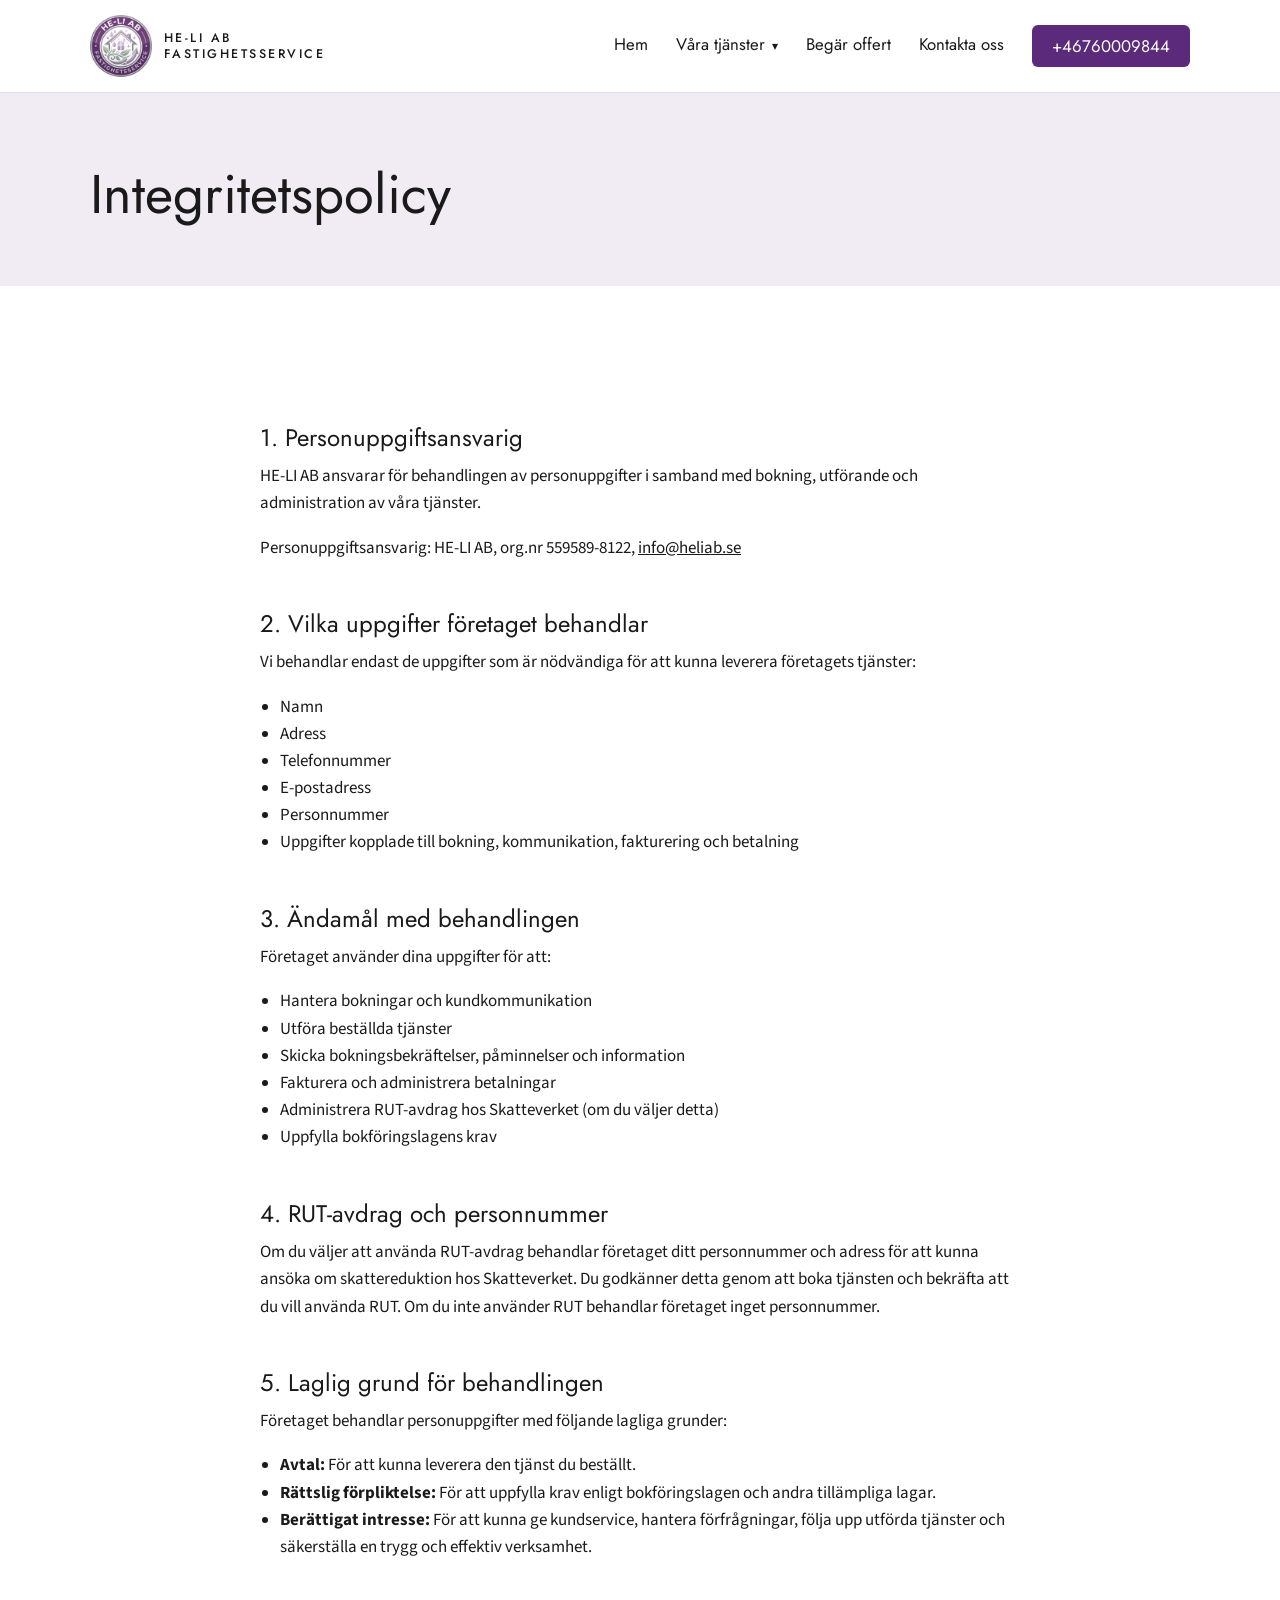
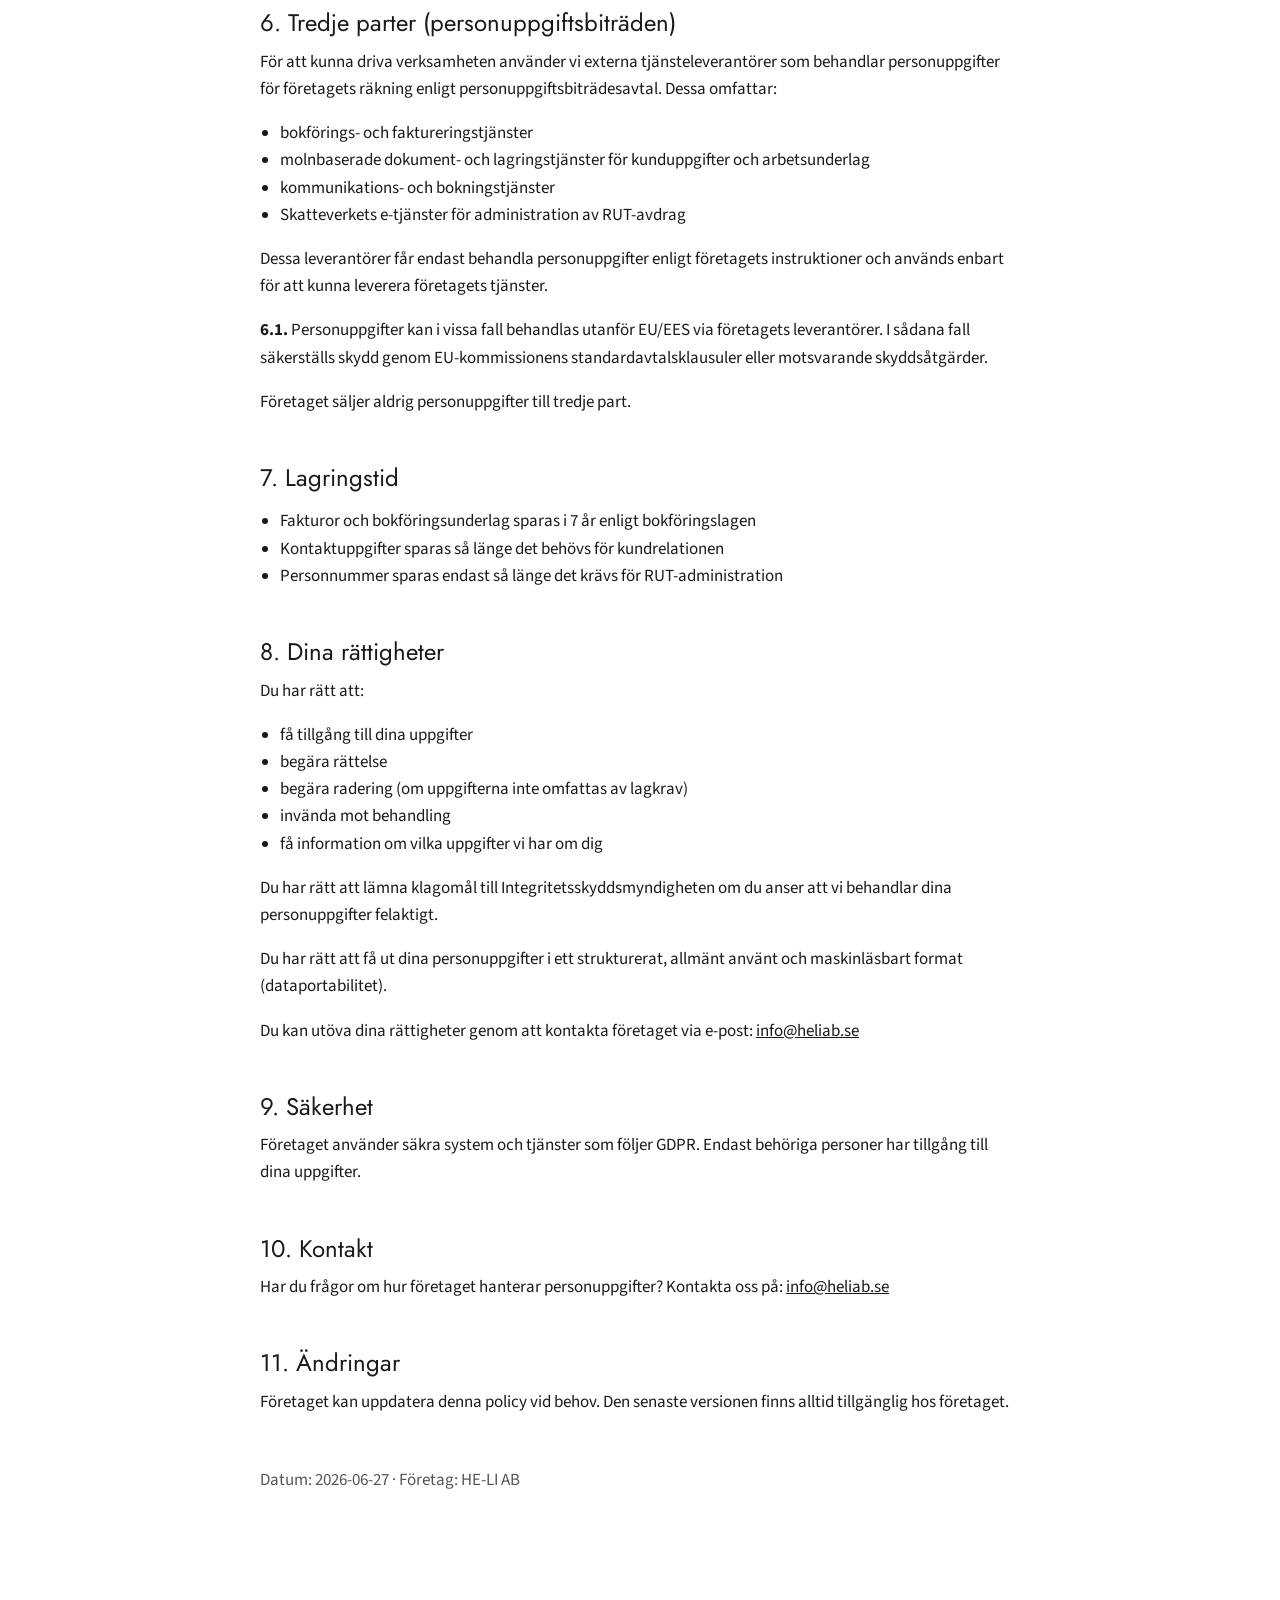
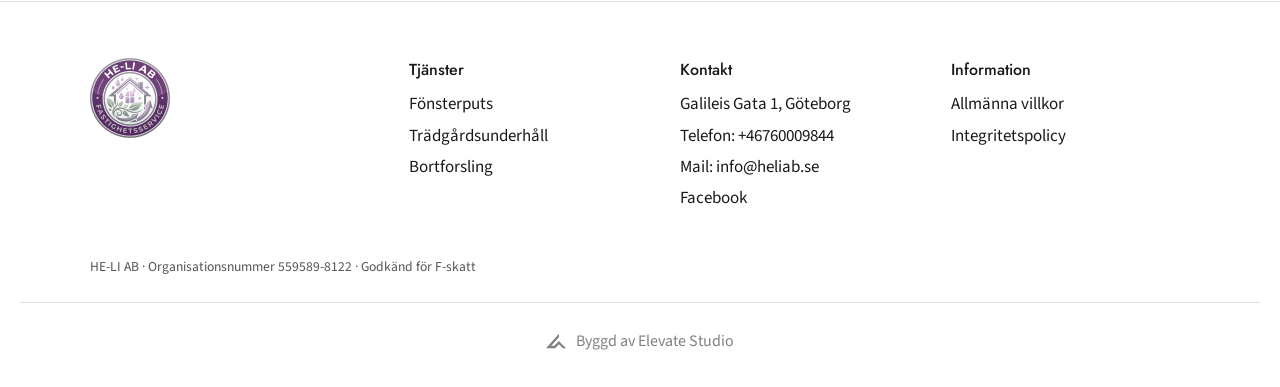
<file: integritetspolicy.html>
<!doctype html>
<html lang="sv">
<head>
<meta charset="utf-8">
<meta name="viewport" content="width=device-width, initial-scale=1">
<title>Integritetspolicy | HE-LI AB</title>
<meta name="description" content="Så behandlar HE-LI AB dina personuppgifter.">
<meta property="og:title" content="Integritetspolicy | HE-LI AB">
<meta property="og:description" content="Så behandlar HE-LI AB dina personuppgifter.">
<meta property="og:image" content="assets/img/logo-og.png">
<link rel="icon" type="image/png" href="assets/img/favicon.png">
<link rel="preconnect" href="https://fonts.googleapis.com">
<link rel="preconnect" href="https://fonts.gstatic.com" crossorigin>
<link href="https://fonts.googleapis.com/css2?family=Jost:wght@400;500&family=Source+Sans+3:wght@400;600&display=swap" rel="stylesheet">
<link rel="stylesheet" href="assets/css/style.css">
</head>
<body>
<header class="site-header">
  <nav class="wrap nav" aria-label="Huvudmeny">
    <a class="brand" href="index.html"><img src="assets/img/logo-sm.webp" alt="HE-LI AB" width="62" height="62"><span>HE-LI AB<br>Fastighetsservice</span></a>
    <button class="burger" aria-label="Meny" aria-expanded="false" aria-controls="menu"><span></span><span></span><span></span></button>
    <ul class="menu" id="menu">
      <li><a href="index.html">Hem</a></li>
      <li class="has-sub">
        <a href="index.html#tjanster" aria-haspopup="true">Våra tjänster <span class="caret" aria-hidden="true">▾</span></a>
        <ul class="submenu">
          <li><a href="fonsterputs.html">Fönsterputs</a></li>
          <li><a href="tradgardsunderhall.html">Trädgårdsunderhåll</a></li>
          <li><a href="bortforsling.html">Bortforsling</a></li>
        </ul>
      </li>
      <li><a href="offert.html">Begär offert</a></li>
      <li><a href="index.html#kontakt">Kontakta oss</a></li>
      <li><a class="btn phone-btn" href="tel:+46760009844">+46760009844</a></li>
    </ul>
  </nav>
</header>
<main>
<section class="page-head">
  <div class="wrap"><h1>Integritetspolicy</h1></div>
</section>
<section>
  <div class="wrap legal">
    <h2>1. Personuppgiftsansvarig</h2>
    <p>HE-LI AB ansvarar för behandlingen av personuppgifter i samband med bokning, utförande och administration av våra tjänster.</p>
    <p>Personuppgiftsansvarig: HE-LI AB, org.nr 559589-8122, <a href="mailto:info@heliab.se">info@heliab.se</a></p>
    <h2>2. Vilka uppgifter företaget behandlar</h2>
    <p>Vi behandlar endast de uppgifter som är nödvändiga för att kunna leverera företagets tjänster:</p>
    <ul><li>Namn</li><li>Adress</li><li>Telefonnummer</li><li>E-postadress</li><li>Personnummer</li><li>Uppgifter kopplade till bokning, kommunikation, fakturering och betalning</li></ul>
    <h2>3. Ändamål med behandlingen</h2>
    <p>Företaget använder dina uppgifter för att:</p>
    <ul><li>Hantera bokningar och kundkommunikation</li><li>Utföra beställda tjänster</li><li>Skicka bokningsbekräftelser, påminnelser och information</li><li>Fakturera och administrera betalningar</li><li>Administrera RUT-avdrag hos Skatteverket (om du väljer detta)</li><li>Uppfylla bokföringslagens krav</li></ul>
    <h2>4. RUT-avdrag och personnummer</h2>
    <p>Om du väljer att använda RUT-avdrag behandlar företaget ditt personnummer och adress för att kunna ansöka om skattereduktion hos Skatteverket. Du godkänner detta genom att boka tjänsten och bekräfta att du vill använda RUT. Om du inte använder RUT behandlar företaget inget personnummer.</p>
    <h2>5. Laglig grund för behandlingen</h2>
    <p>Företaget behandlar personuppgifter med följande lagliga grunder:</p>
    <ul>
      <li><strong>Avtal:</strong> För att kunna leverera den tjänst du beställt.</li>
      <li><strong>Rättslig förpliktelse:</strong> För att uppfylla krav enligt bokföringslagen och andra tillämpliga lagar.</li>
      <li><strong>Berättigat intresse:</strong> För att kunna ge kundservice, hantera förfrågningar, följa upp utförda tjänster och säkerställa en trygg och effektiv verksamhet.</li>
    </ul>
    <h2>6. Tredje parter (personuppgiftsbiträden)</h2>
    <p>För att kunna driva verksamheten använder vi externa tjänsteleverantörer som behandlar personuppgifter för företagets räkning enligt personuppgiftsbiträdesavtal. Dessa omfattar:</p>
    <ul><li>bokförings- och faktureringstjänster</li><li>molnbaserade dokument- och lagringstjänster för kunduppgifter och arbetsunderlag</li><li>kommunikations- och bokningstjänster</li><li>Skatteverkets e-tjänster för administration av RUT-avdrag</li></ul>
    <p>Dessa leverantörer får endast behandla personuppgifter enligt företagets instruktioner och används enbart för att kunna leverera företagets tjänster.</p>
    <p><strong>6.1.</strong> Personuppgifter kan i vissa fall behandlas utanför EU/EES via företagets leverantörer. I sådana fall säkerställs skydd genom EU-kommissionens standardavtalsklausuler eller motsvarande skyddsåtgärder.</p>
    <p>Företaget säljer aldrig personuppgifter till tredje part.</p>
    <h2>7. Lagringstid</h2>
    <ul><li>Fakturor och bokföringsunderlag sparas i 7 år enligt bokföringslagen</li><li>Kontaktuppgifter sparas så länge det behövs för kundrelationen</li><li>Personnummer sparas endast så länge det krävs för RUT-administration</li></ul>
    <h2>8. Dina rättigheter</h2>
    <p>Du har rätt att:</p>
    <ul><li>få tillgång till dina uppgifter</li><li>begära rättelse</li><li>begära radering (om uppgifterna inte omfattas av lagkrav)</li><li>invända mot behandling</li><li>få information om vilka uppgifter vi har om dig</li></ul>
    <p>Du har rätt att lämna klagomål till Integritetsskyddsmyndigheten om du anser att vi behandlar dina personuppgifter felaktigt.</p>
    <p>Du har rätt att få ut dina personuppgifter i ett strukturerat, allmänt använt och maskinläsbart format (dataportabilitet).</p>
    <p>Du kan utöva dina rättigheter genom att kontakta företaget via e-post: <a href="mailto:info@heliab.se">info@heliab.se</a></p>
    <h2>9. Säkerhet</h2>
    <p>Företaget använder säkra system och tjänster som följer GDPR. Endast behöriga personer har tillgång till dina uppgifter.</p>
    <h2>10. Kontakt</h2>
    <p>Har du frågor om hur företaget hanterar personuppgifter? Kontakta oss på: <a href="mailto:info@heliab.se">info@heliab.se</a></p>
    <h2>11. Ändringar</h2>
    <p>Företaget kan uppdatera denna policy vid behov. Den senaste versionen finns alltid tillgänglig hos företaget.</p>
    <p class="meta">Datum: 2026-06-27 · Företag: HE-LI AB</p>
  </div>
</section>
</main>
<footer class="site-footer">
  <div class="wrap">
    <div class="footer-grid">
      <div><img class="footer-logo" src="assets/img/logo-sm.webp" alt="HE-LI AB" width="80" height="80" loading="lazy"></div>
      <div>
        <h4>Tjänster</h4>
        <ul>
          <li><a href="fonsterputs.html">Fönsterputs</a></li>
          <li><a href="tradgardsunderhall.html">Trädgårdsunderhåll</a></li>
          <li><a href="bortforsling.html">Bortforsling</a></li>
        </ul>
      </div>
      <div>
        <h4>Kontakt</h4>
        <ul>
          <li>Galileis Gata 1, Göteborg</li>
          <li>Telefon: <a href="tel:+46760009844">+46760009844</a></li>
          <li>Mail: <a href="mailto:info@heliab.se">info@heliab.se</a></li>
          <li><a href="https://www.facebook.com/profile.php?id=61590988676918" target="_blank" rel="noopener">Facebook</a></li>
        </ul>
      </div>
      <div>
        <h4>Information</h4>
        <ul>
          <li><a href="allmanna-villkor.html">Allmänna villkor</a></li>
          <li><a href="integritetspolicy.html">Integritetspolicy</a></li>
        </ul>
      </div>
    </div>
    <p class="copy">HE-LI AB · Organisationsnummer 559589-8122 · Godkänd för F-skatt</p>
  </div>
<!-- elevate-credit -->
<style>.elevate-credit{max-width:1240px;margin:24px auto 0;padding:20px 16px 0;border-top:1px solid rgba(128,128,128,.25);display:flex;justify-content:center;box-sizing:border-box}.elevate-credit a{display:inline-flex;align-items:center;gap:10px;padding:8px 0;font:inherit;font-size:15px;line-height:1;color:inherit;opacity:.55;text-decoration:none;transition:opacity .2s}.elevate-credit a:hover,.elevate-credit a:focus-visible{opacity:1}.elevate-credit svg{width:20px;height:20px;flex:none;display:block}@media(min-width:1024px){.elevate-credit a{font-size:16px}}</style>
<div class="elevate-credit"><a href="https://elevatestudio.nu" target="_blank" rel="noopener"><svg viewBox="0 0 1884.3 1353.9" aria-hidden="true"><path d="M0.0 1353.9 L1218.7 0.0 L1218.7 329.1 L479.7 1136.4 L786.7 1132.4 L1215.5 687.4 L1884.3 1349.9 L1590.1 1349.9 L1218.6 994.7 L865.4 1349.9Z" fill="currentColor"/></svg>Byggd av Elevate Studio</a></div>
</footer>
<script src="assets/js/main.js" defer></script>
</body>
</html>
</file>
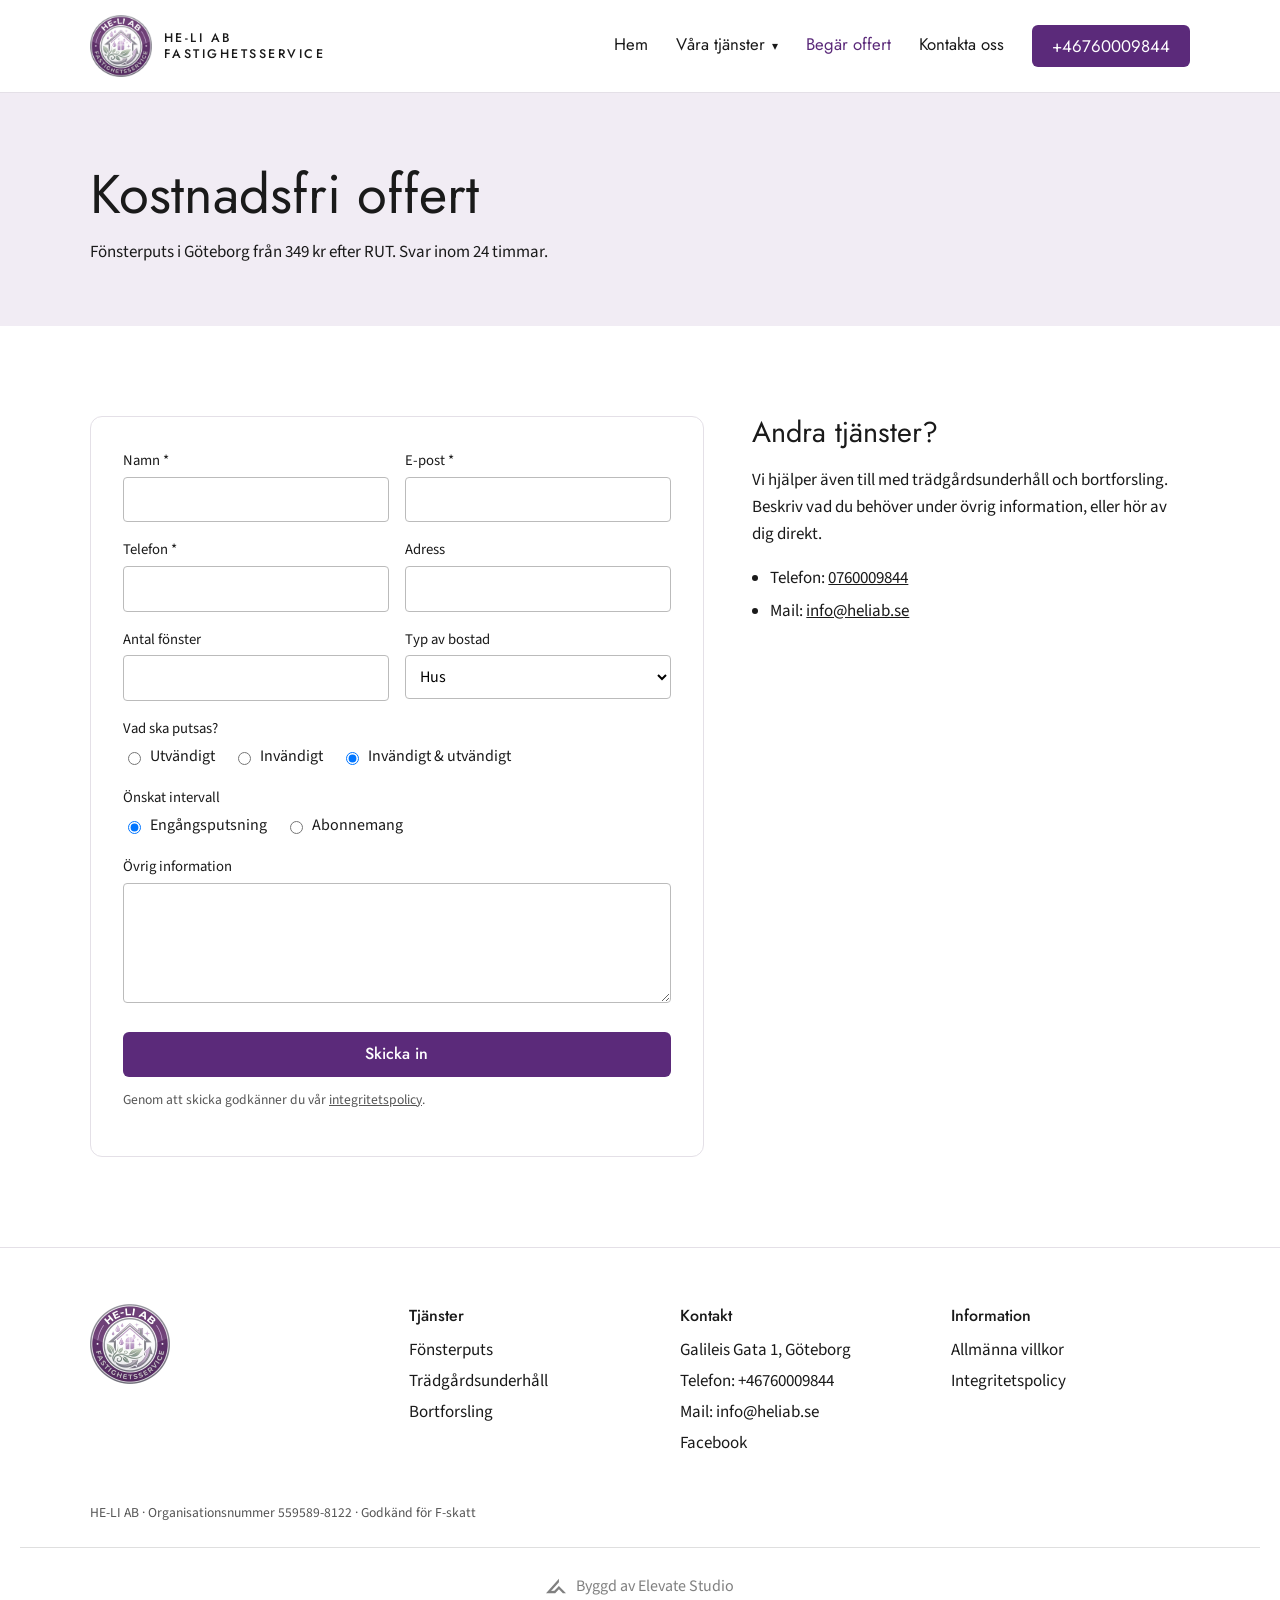
<file: offert.html>
<!doctype html>
<html lang="sv">
<head>
<meta charset="utf-8">
<meta name="viewport" content="width=device-width, initial-scale=1">
<title>Fönsterputs Göteborg offert | HE-LI AB</title>
<meta name="description" content="Begär kostnadsfri offert på fönsterputs i Göteborg. Från 349 kr efter RUT, svar inom 24 timmar.">
<meta property="og:title" content="Fönsterputs Göteborg offert | HE-LI AB">
<meta property="og:description" content="Begär kostnadsfri offert på fönsterputs i Göteborg. Från 349 kr efter RUT, svar inom 24 timmar.">
<meta property="og:image" content="assets/img/logo-og.png">
<link rel="icon" type="image/png" href="assets/img/favicon.png">
<link rel="preconnect" href="https://fonts.googleapis.com">
<link rel="preconnect" href="https://fonts.gstatic.com" crossorigin>
<link href="https://fonts.googleapis.com/css2?family=Jost:wght@400;500&family=Source+Sans+3:wght@400;600&display=swap" rel="stylesheet">
<link rel="stylesheet" href="assets/css/style.css">
</head>
<body>
<header class="site-header">
  <nav class="wrap nav" aria-label="Huvudmeny">
    <a class="brand" href="index.html"><img src="assets/img/logo-sm.webp" alt="HE-LI AB" width="62" height="62"><span>HE-LI AB<br>Fastighetsservice</span></a>
    <button class="burger" aria-label="Meny" aria-expanded="false" aria-controls="menu"><span></span><span></span><span></span></button>
    <ul class="menu" id="menu">
      <li><a href="index.html">Hem</a></li>
      <li class="has-sub">
        <a href="index.html#tjanster" aria-haspopup="true">Våra tjänster <span class="caret" aria-hidden="true">▾</span></a>
        <ul class="submenu">
          <li><a href="fonsterputs.html">Fönsterputs</a></li>
          <li><a href="tradgardsunderhall.html">Trädgårdsunderhåll</a></li>
          <li><a href="bortforsling.html">Bortforsling</a></li>
        </ul>
      </li>
      <li><a href="offert.html" class="active">Begär offert</a></li>
      <li><a href="index.html#kontakt">Kontakta oss</a></li>
      <li><a class="btn phone-btn" href="tel:+46760009844">+46760009844</a></li>
    </ul>
  </nav>
</header>
<main>
<section class="page-head">
  <div class="wrap">
    <h1>Kostnadsfri offert</h1>
    <p>Fönsterputs i Göteborg från 349 kr efter RUT. Svar inom 24 timmar.</p>
  </div>
</section>
<section>
  <div class="wrap offer">
    <form class="card" data-mailto="info@heliab.se" data-subject="Offertförfrågan via heliab.se">
      <div class="row2">
        <div class="field"><label for="o-namn">Namn *</label><input id="o-namn" name="Namn" autocomplete="name" required></div>
        <div class="field"><label for="o-epost">E-post *</label><input id="o-epost" name="E-post" type="email" autocomplete="email" required></div>
        <div class="field"><label for="o-tel">Telefon *</label><input id="o-tel" name="Telefon" type="tel" autocomplete="tel" required></div>
        <div class="field"><label for="o-adress">Adress</label><input id="o-adress" name="Adress" autocomplete="street-address"></div>
        <div class="field"><label for="o-antal">Antal fönster</label><input id="o-antal" name="Antal fönster" type="number" min="1"></div>
        <div class="field"><label for="o-typ">Typ av bostad</label><select id="o-typ" name="Typ av bostad"><option>Hus</option><option>Lägenhet</option><option>Kontor</option><option>Annat</option></select></div>
      </div>
      <fieldset class="field"><legend>Vad ska putsas?</legend>
        <div class="options">
          <label><input type="radio" name="Vad ska putsas" value="Utvändigt"> Utvändigt</label>
          <label><input type="radio" name="Vad ska putsas" value="Invändigt"> Invändigt</label>
          <label><input type="radio" name="Vad ska putsas" value="Invändigt & utvändigt" checked> Invändigt &amp; utvändigt</label>
        </div>
      </fieldset>
      <fieldset class="field"><legend>Önskat intervall</legend>
        <div class="options">
          <label><input type="radio" name="Önskat intervall" value="Engångsputsning" checked> Engångsputsning</label>
          <label><input type="radio" name="Önskat intervall" value="Abonnemang"> Abonnemang</label>
        </div>
      </fieldset>
      <div class="field"><label for="o-info">Övrig information</label><textarea id="o-info" name="Övrig information"></textarea></div>
      <button class="btn" type="submit">Skicka in</button>
      <p class="small">Genom att skicka godkänner du vår <a href="integritetspolicy.html">integritetspolicy</a>.</p>
      <p class="form-msg" role="status">Ditt e-postprogram öppnas med förfrågan ifylld – tryck skicka där.</p>
    </form>
    <aside>
      <h2>Andra tjänster?</h2>
      <p>Vi hjälper även till med trädgårdsunderhåll och bortforsling. Beskriv vad du behöver under övrig information, eller hör av dig direkt.</p>
      <ul>
        <li>Telefon: <a href="tel:0760009844">0760009844</a></li>
        <li>Mail: <a href="mailto:info@heliab.se">info@heliab.se</a></li>
      </ul>
    </aside>
  </div>
</section>
</main>
<footer class="site-footer">
  <div class="wrap">
    <div class="footer-grid">
      <div><img class="footer-logo" src="assets/img/logo-sm.webp" alt="HE-LI AB" width="80" height="80" loading="lazy"></div>
      <div>
        <h4>Tjänster</h4>
        <ul>
          <li><a href="fonsterputs.html">Fönsterputs</a></li>
          <li><a href="tradgardsunderhall.html">Trädgårdsunderhåll</a></li>
          <li><a href="bortforsling.html">Bortforsling</a></li>
        </ul>
      </div>
      <div>
        <h4>Kontakt</h4>
        <ul>
          <li>Galileis Gata 1, Göteborg</li>
          <li>Telefon: <a href="tel:+46760009844">+46760009844</a></li>
          <li>Mail: <a href="mailto:info@heliab.se">info@heliab.se</a></li>
          <li><a href="https://www.facebook.com/profile.php?id=61590988676918" target="_blank" rel="noopener">Facebook</a></li>
        </ul>
      </div>
      <div>
        <h4>Information</h4>
        <ul>
          <li><a href="allmanna-villkor.html">Allmänna villkor</a></li>
          <li><a href="integritetspolicy.html">Integritetspolicy</a></li>
        </ul>
      </div>
    </div>
    <p class="copy">HE-LI AB · Organisationsnummer 559589-8122 · Godkänd för F-skatt</p>
  </div>
<!-- elevate-credit -->
<style>.elevate-credit{max-width:1240px;margin:24px auto 0;padding:20px 16px 0;border-top:1px solid rgba(128,128,128,.25);display:flex;justify-content:center;box-sizing:border-box}.elevate-credit a{display:inline-flex;align-items:center;gap:10px;padding:8px 0;font:inherit;font-size:15px;line-height:1;color:inherit;opacity:.55;text-decoration:none;transition:opacity .2s}.elevate-credit a:hover,.elevate-credit a:focus-visible{opacity:1}.elevate-credit svg{width:20px;height:20px;flex:none;display:block}@media(min-width:1024px){.elevate-credit a{font-size:16px}}</style>
<div class="elevate-credit"><a href="https://elevatestudio.nu" target="_blank" rel="noopener"><svg viewBox="0 0 1884.3 1353.9" aria-hidden="true"><path d="M0.0 1353.9 L1218.7 0.0 L1218.7 329.1 L479.7 1136.4 L786.7 1132.4 L1215.5 687.4 L1884.3 1349.9 L1590.1 1349.9 L1218.6 994.7 L865.4 1349.9Z" fill="currentColor"/></svg>Byggd av Elevate Studio</a></div>
</footer>
<script src="assets/js/main.js" defer></script>
</body>
</html>
</file>
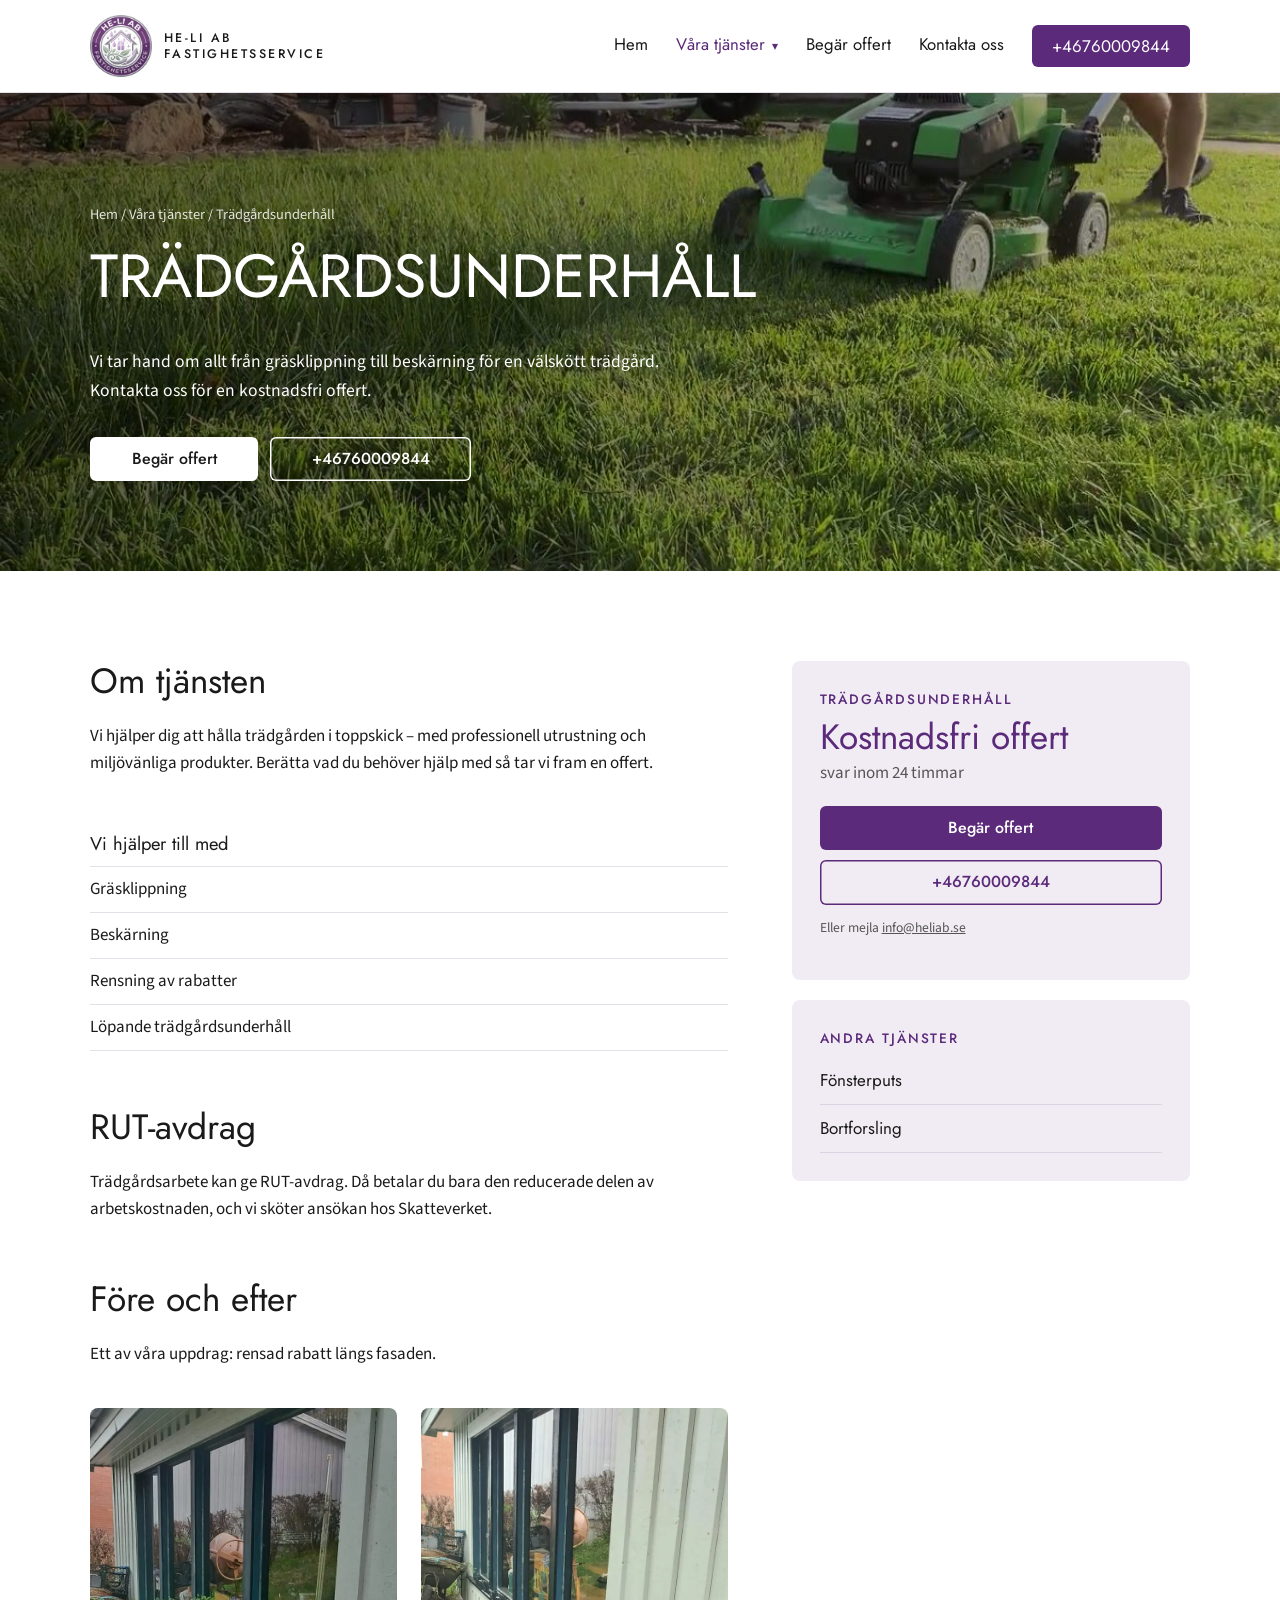
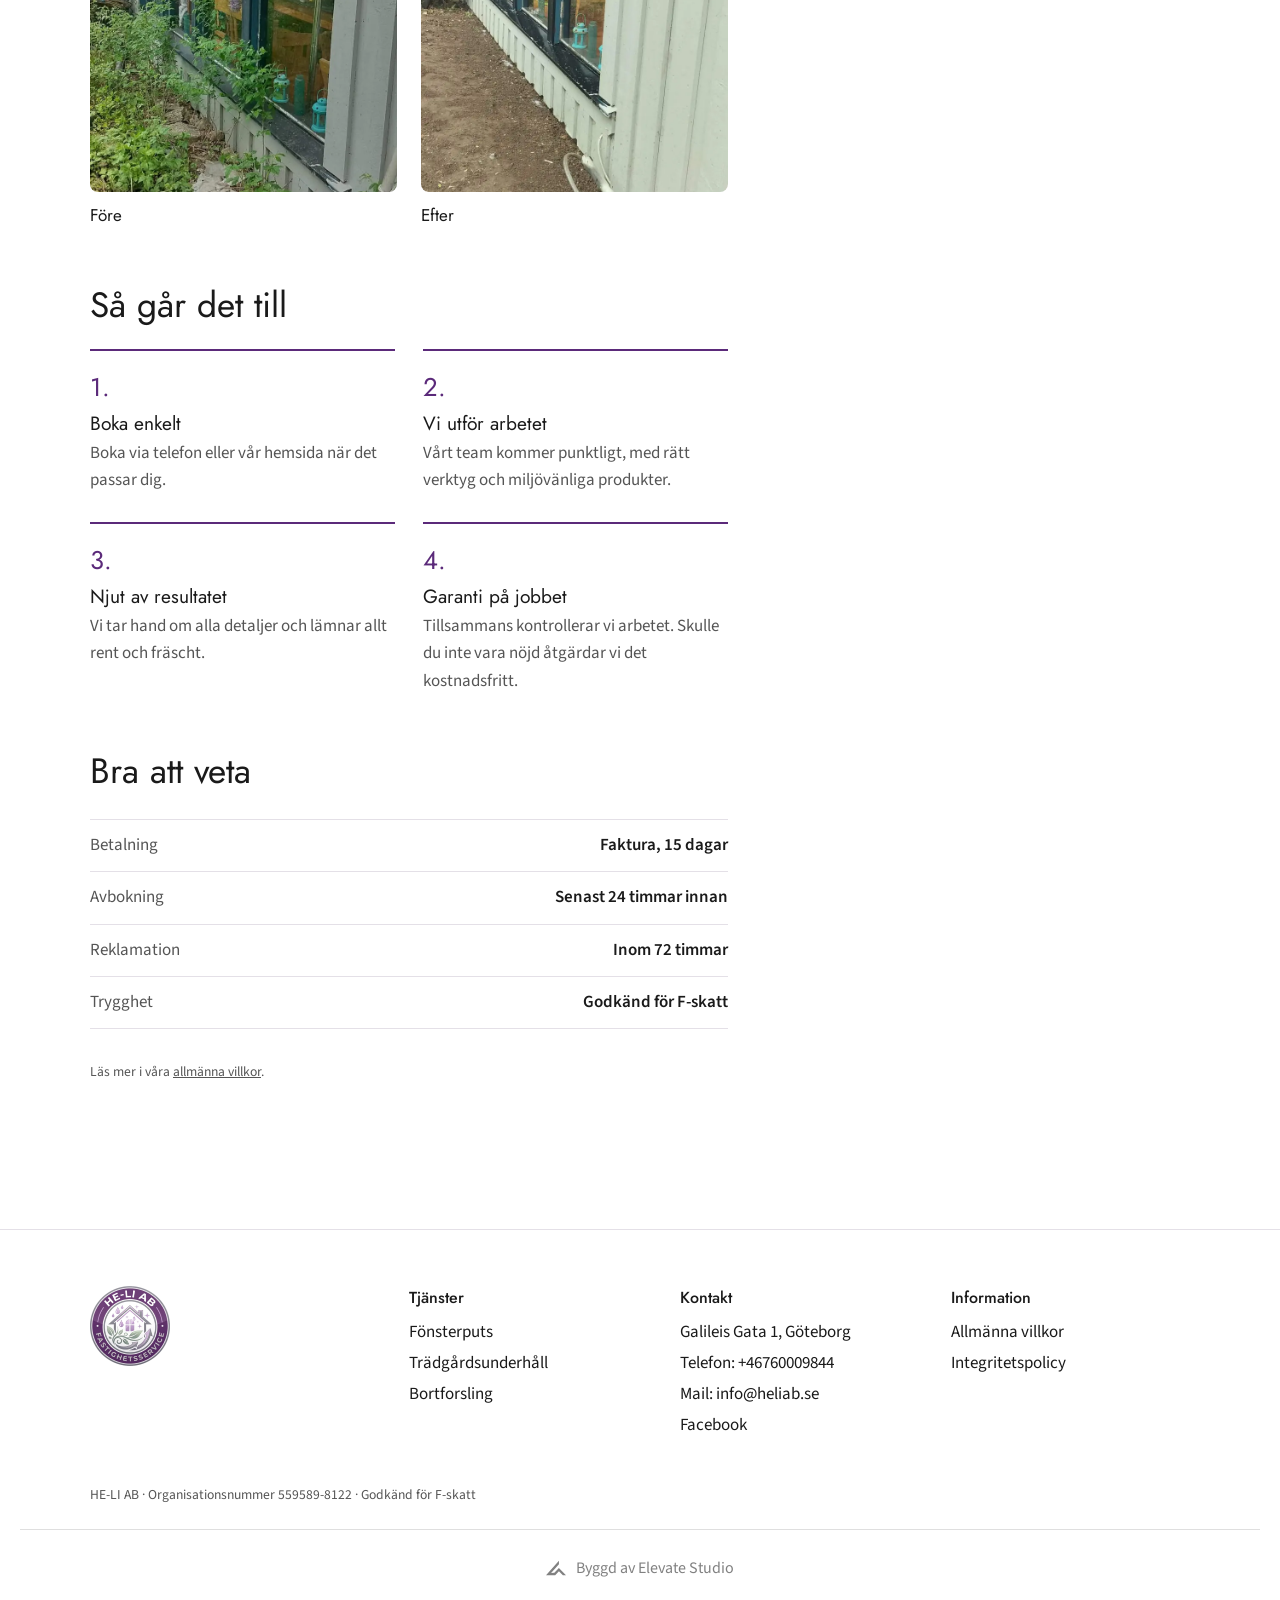
<file: tradgardsunderhall.html>
<!doctype html>
<html lang="sv">
<head>
<meta charset="utf-8">
<meta name="viewport" content="width=device-width, initial-scale=1">
<title>Trädgårdsunderhåll i Göteborg | HE-LI AB</title>
<meta name="description" content="Vi tar hand om allt från gräsklippning till beskärning för en välskött trädgård. Kontakta oss för en kostnadsfri offert.">
<meta property="og:title" content="Trädgårdsunderhåll i Göteborg | HE-LI AB">
<meta property="og:description" content="Vi tar hand om allt från gräsklippning till beskärning för en välskött trädgård. Kontakta oss för en kostnadsfri offert.">
<meta property="og:image" content="assets/img/logo-og.png">
<link rel="icon" type="image/png" href="assets/img/favicon.png">
<link rel="preconnect" href="https://fonts.googleapis.com">
<link rel="preconnect" href="https://fonts.gstatic.com" crossorigin>
<link href="https://fonts.googleapis.com/css2?family=Jost:wght@400;500&family=Source+Sans+3:wght@400;600&display=swap" rel="stylesheet">
<link rel="stylesheet" href="assets/css/style.css">
</head>
<body>
<header class="site-header">
  <nav class="wrap nav" aria-label="Huvudmeny">
    <a class="brand" href="index.html"><img src="assets/img/logo-sm.webp" alt="HE-LI AB" width="62" height="62"><span>HE-LI AB<br>Fastighetsservice</span></a>
    <button class="burger" aria-label="Meny" aria-expanded="false" aria-controls="menu"><span></span><span></span><span></span></button>
    <ul class="menu" id="menu">
      <li><a href="index.html">Hem</a></li>
      <li class="has-sub">
        <a href="index.html#tjanster" class="active" aria-haspopup="true">Våra tjänster <span class="caret" aria-hidden="true">▾</span></a>
        <ul class="submenu">
          <li><a href="fonsterputs.html">Fönsterputs</a></li>
          <li><a href="tradgardsunderhall.html">Trädgårdsunderhåll</a></li>
          <li><a href="bortforsling.html">Bortforsling</a></li>
        </ul>
      </li>
      <li><a href="offert.html">Begär offert</a></li>
      <li><a href="index.html#kontakt">Kontakta oss</a></li>
      <li><a class="btn phone-btn" href="tel:+46760009844">+46760009844</a></li>
    </ul>
  </nav>
</header>
<main>
<section class="svc-hero" style="background-image:url('assets/img/tjanst-tradgard.jpg')">
  <div class="wrap">
    <p class="crumbs"><a href="index.html">Hem</a> / <a href="index.html#tjanster">Våra tjänster</a> / Trädgårdsunderhåll</p>
    <h1>Trädgårdsunderhåll</h1>
    <p>Vi tar hand om allt från gräsklippning till beskärning för en välskött trädgård. Kontakta oss för en kostnadsfri offert.</p>
    <div class="hero-buttons">
      <a class="btn white" href="offert.html">Begär offert</a>
      <a class="btn outline" href="tel:+46760009844">+46760009844</a>
    </div>
  </div>
</section>

<section>
  <div class="wrap svc-grid">
    <div>
      <div class="svc-block">
        <h2>Om tjänsten</h2>
        <p>Vi hjälper dig att hålla trädgården i toppskick – med professionell utrustning och miljövänliga produkter. Berätta vad du behöver hjälp med så tar vi fram en offert.</p>
      </div>
      <div class="svc-lists">
        <div class="svc-list"><h3>Vi hjälper till med</h3><ul><li>Gräsklippning</li><li>Beskärning</li><li>Rensning av rabatter</li><li>Löpande trädgårdsunderhåll</li></ul></div>
      </div>
      <div class="svc-block">
        <h2>RUT-avdrag</h2>
        <p>Trädgårdsarbete kan ge RUT-avdrag. Då betalar du bara den reducerade delen av arbetskostnaden, och vi sköter ansökan hos Skatteverket.</p>
      </div>
      <div class="svc-block">
        <h2>Före och efter</h2>
        <p>Ett av våra uppdrag: rensad rabatt längs fasaden.</p>
        <div class="ba">
          <figure><img src="assets/img/fore.webp" alt="Före: igenvuxen rabatt" width="720" height="1599" loading="lazy"><figcaption>Före</figcaption></figure>
          <figure><img src="assets/img/efter.webp" alt="Efter: rensad rabatt" width="720" height="1599" loading="lazy"><figcaption>Efter</figcaption></figure>
        </div>
      </div>
      <div class="svc-block">
        <h2>Så går det till</h2>
        <ol class="steps steps-col">
          <li><h3>Boka enkelt</h3><p>Boka via telefon eller vår hemsida när det passar dig.</p></li>
          <li><h3>Vi utför arbetet</h3><p>Vårt team kommer punktligt, med rätt verktyg och miljövänliga produkter.</p></li>
          <li><h3>Njut av resultatet</h3><p>Vi tar hand om alla detaljer och lämnar allt rent och fräscht.</p></li>
          <li><h3>Garanti på jobbet</h3><p>Tillsammans kontrollerar vi arbetet. Skulle du inte vara nöjd åtgärdar vi det kostnadsfritt.</p></li>
        </ol>
      </div>
      <div class="svc-block">
        <h2>Bra att veta</h2>
        <ul class="facts">
          <li><span>Betalning</span><b>Faktura, 15 dagar</b></li>
          <li><span>Avbokning</span><b>Senast 24 timmar innan</b></li>
          <li><span>Reklamation</span><b>Inom 72 timmar</b></li>
          <li><span>Trygghet</span><b>Godkänd för F-skatt</b></li>
        </ul>
        <p class="small">Läs mer i våra <a href="allmanna-villkor.html">allmänna villkor</a>.</p>
      </div>
    </div>
    <aside class="svc-aside">
      <div class="svc-card">
        <p class="label">Trädgårdsunderhåll</p>
        <p class="svc-price">Kostnadsfri offert</p>
        <p class="svc-price-note">svar inom 24 timmar</p>
        <a class="btn" href="offert.html">Begär offert</a>
        <a class="btn outline-dark" href="tel:+46760009844">+46760009844</a>
        <p class="small">Eller mejla <a href="mailto:info@heliab.se">info@heliab.se</a></p>
      </div>
      <div class="svc-card">
        <p class="label">Andra tjänster</p>
        <ul class="svc-others"><li><a href="fonsterputs.html">Fönsterputs</a></li><li><a href="bortforsling.html">Bortforsling</a></li></ul>
      </div>
    </aside>
  </div>
</section>
</main>
<footer class="site-footer">
  <div class="wrap">
    <div class="footer-grid">
      <div><img class="footer-logo" src="assets/img/logo-sm.webp" alt="HE-LI AB" width="80" height="80" loading="lazy"></div>
      <div>
        <h4>Tjänster</h4>
        <ul>
          <li><a href="fonsterputs.html">Fönsterputs</a></li>
          <li><a href="tradgardsunderhall.html">Trädgårdsunderhåll</a></li>
          <li><a href="bortforsling.html">Bortforsling</a></li>
        </ul>
      </div>
      <div>
        <h4>Kontakt</h4>
        <ul>
          <li>Galileis Gata 1, Göteborg</li>
          <li>Telefon: <a href="tel:+46760009844">+46760009844</a></li>
          <li>Mail: <a href="mailto:info@heliab.se">info@heliab.se</a></li>
          <li><a href="https://www.facebook.com/profile.php?id=61590988676918" target="_blank" rel="noopener">Facebook</a></li>
        </ul>
      </div>
      <div>
        <h4>Information</h4>
        <ul>
          <li><a href="allmanna-villkor.html">Allmänna villkor</a></li>
          <li><a href="integritetspolicy.html">Integritetspolicy</a></li>
        </ul>
      </div>
    </div>
    <p class="copy">HE-LI AB · Organisationsnummer 559589-8122 · Godkänd för F-skatt</p>
  </div>
<!-- elevate-credit -->
<style>.elevate-credit{max-width:1240px;margin:24px auto 0;padding:20px 16px 0;border-top:1px solid rgba(128,128,128,.25);display:flex;justify-content:center;box-sizing:border-box}.elevate-credit a{display:inline-flex;align-items:center;gap:10px;padding:8px 0;font:inherit;font-size:15px;line-height:1;color:inherit;opacity:.55;text-decoration:none;transition:opacity .2s}.elevate-credit a:hover,.elevate-credit a:focus-visible{opacity:1}.elevate-credit svg{width:20px;height:20px;flex:none;display:block}@media(min-width:1024px){.elevate-credit a{font-size:16px}}</style>
<div class="elevate-credit"><a href="https://elevatestudio.nu" target="_blank" rel="noopener"><svg viewBox="0 0 1884.3 1353.9" aria-hidden="true"><path d="M0.0 1353.9 L1218.7 0.0 L1218.7 329.1 L479.7 1136.4 L786.7 1132.4 L1215.5 687.4 L1884.3 1349.9 L1590.1 1349.9 L1218.6 994.7 L865.4 1349.9Z" fill="currentColor"/></svg>Byggd av Elevate Studio</a></div>
</footer>
<script src="assets/js/main.js" defer></script>
</body>
</html>
</file>
<file: assets/css/style.css>
/* HE-LI AB – Fastighetsservice */

:root {
  --brand: #5b2a7a;
  --brand-dark: #45205d;
  --tint: #f1ecf4;
  --text: #1a1a1a;
  --muted: #555;
  --line: #e4e0e7;
  --head: "Jost", "Helvetica Neue", Helvetica, Arial, sans-serif;
  --body: "Source Sans 3", "Helvetica Neue", Helvetica, Arial, sans-serif;
}

*, *::before, *::after { box-sizing: border-box; }
html { scroll-behavior: smooth; }
body { margin: 0; font-family: var(--body); font-size: 17px; line-height: 1.6; color: var(--text); background: #fff; }
img { max-width: 100%; display: block; }
a { color: inherit; }
h1, h2, h3 { font-family: var(--head); font-weight: 400; line-height: 1.15; margin: 0 0 .6em; }
h1 { font-size: clamp(2.4rem, 6vw, 4.6rem); text-transform: uppercase; }
h2 { font-size: clamp(2rem, 4vw, 3.2rem); }
h3 { font-size: 1.4rem; }
p { margin: 0 0 1em; }

.wrap { width: min(1100px, 100% - 40px); margin-inline: auto; }
section { padding: 90px 0; }

.btn {
  display: inline-block; padding: .7em 2.6em;
  font: 500 1rem/1.4 var(--head);
  background: var(--brand); color: #fff; text-decoration: none;
  border: 0; border-radius: 6px; cursor: pointer;
}
.btn:hover { background: var(--brand-dark); }
.btn.white { background: #fff; color: var(--text); }
.btn.white:hover { background: #eee; }

/* Header */
.site-header { background: #fff; border-bottom: 1px solid var(--line); position: sticky; top: 0; z-index: 10; }
.nav { display: flex; align-items: center; justify-content: space-between; height: 92px; }
.brand { display: flex; align-items: center; gap: 12px; text-decoration: none; }
.brand img { width: 62px; height: 62px; }
.brand span { font: 500 .78rem/1.3 var(--head); letter-spacing: .2em; text-transform: uppercase; }
.menu { display: flex; gap: 28px; list-style: none; margin: 0; padding: 0; }
.menu a { font: 400 1.05rem var(--head); text-decoration: none; }
.menu a:hover, .menu a.active { color: var(--brand); }
.burger { display: none; background: none; border: 0; padding: 8px; cursor: pointer; }
.burger span { display: block; width: 24px; height: 2px; background: var(--text); margin: 5px 0; }

/* Hero */
.hero {
  position: relative; overflow: hidden; isolation: isolate;
  background: #222 url("../video/hero-poster.jpg") center / cover;
  color: #fff; min-height: calc(100svh - 92px); display: flex; align-items: center; padding: 80px 0;
}
.hero-video { position: absolute; inset: 0; width: 100%; height: 100%; object-fit: cover; z-index: -2; }
.hero::after { content: ""; position: absolute; inset: 0; background: linear-gradient(90deg, rgba(0,0,0,.55) 0%, rgba(0,0,0,.25) 60%, rgba(0,0,0,.1) 100%); z-index: -1; }
.hero h1 { max-width: 20ch; }
.hero p { max-width: 560px; font-size: 1.1rem; margin-bottom: 2rem; }

/* Om oss */
.label { color: var(--brand); font: 500 .85rem var(--head); letter-spacing: .14em; text-transform: uppercase; margin-bottom: .6em; }
.about-grid { display: grid; grid-template-columns: 1fr 1fr; gap: 64px; align-items: center; }
.about-img { margin: 0; }
.about-img img { width: 100%; height: auto; aspect-ratio: 4 / 5; object-fit: cover; object-position: 62% center; border-radius: 8px; }
.facts { list-style: none; margin: 28px 0 32px; padding: 0; border-top: 1px solid var(--line); }
.facts li { display: flex; justify-content: space-between; gap: 16px; padding: 12px 0; border-bottom: 1px solid var(--line); }
.facts span { color: var(--muted); }
.facts b { font-weight: 600; text-align: right; }

/* Tjänster */
.section-head { display: grid; grid-template-columns: 1fr 1fr; gap: 40px; align-items: end; margin-bottom: 40px; }
.section-head h2 { margin: 0; }
.section-head > p { margin: 0; color: var(--muted); }
.services { display: grid; grid-template-columns: repeat(3, 1fr); gap: 28px; }
.service { background: #fff; border-radius: 8px; overflow: hidden; display: flex; flex-direction: column; }
.service img { width: 100%; height: auto; aspect-ratio: 4 / 3; object-fit: cover; }
.service-body { padding: 26px 26px 30px; display: flex; flex-direction: column; flex: 1; }
.service-body p { color: var(--muted); flex: 1; }
.service-body a { color: var(--brand); font-family: var(--head); font-weight: 500; text-decoration: none; }
.service-body a:hover { text-decoration: underline; }

/* Varför oss */
.tinted { background: var(--tint); }
.why { background: var(--brand-dark); color: #fff; }
.why .label { color: #d9c6e6; }
.why-grid { display: grid; grid-template-columns: 1fr 1.3fr; gap: 64px; align-items: start; }
.why-grid > div:first-child p { color: rgba(255,255,255,.8); margin-bottom: 2rem; }
.why-list { display: grid; grid-template-columns: 1fr 1fr; gap: 36px 40px; }
.why-list div { border-top: 1px solid rgba(255,255,255,.3); padding-top: 18px; }
.why-list h3 { font-size: 1.3rem; margin-bottom: .4em; }
.why-list p { margin: 0; color: rgba(255,255,255,.78); }
.narrow { max-width: 620px; }

/* Före / efter */
.ba { display: grid; grid-template-columns: 1fr 1fr; gap: 24px; margin-top: 40px; max-width: 760px; }
.ba figure { margin: 0; }
.ba img { width: 100%; height: auto; aspect-ratio: 4 / 5; object-fit: cover; object-position: 50% 35%; border-radius: 8px; }
.ba figcaption { font-family: var(--head); margin-top: 10px; }

/* Så går det till */
.steps { list-style: none; padding: 0; margin: 40px 0 0; display: grid; grid-template-columns: repeat(4, 1fr); gap: 28px; counter-reset: step; }
.steps li { counter-increment: step; border-top: 2px solid var(--brand); padding-top: 18px; }
.steps li::before { content: counter(step) "."; font: 400 1.6rem var(--head); color: var(--brand); display: block; margin-bottom: 6px; }
.steps h3 { font-size: 1.2rem; margin-bottom: .3em; }
.steps p { color: var(--muted); margin: 0; }

/* Kontakt */
.contact { display: grid; grid-template-columns: 1fr 1fr; padding: 0; }
.contact-info { padding: 90px 40px 90px max(20px, calc((100vw - 1100px) / 2)); }
.contact-info .label { color: var(--brand); font: 400 1.3rem var(--head); margin-bottom: .2em; }
.contact-info dl { margin: 2rem 0 0; display: grid; grid-template-columns: auto 1fr; gap: 8px 20px; }
.contact-info dt { font-family: var(--head); }
.contact-info dd { margin: 0; }
.contact-info a { text-decoration: none; }
.contact-info a:hover { color: var(--brand); }
.contact-panel { background: var(--brand); display: flex; align-items: center; padding: 60px 40px; }

form.card { background: #fff; border-radius: 12px; padding: 32px; width: 100%; max-width: 480px; box-shadow: 0 4px 24px rgba(0,0,0,.08); }
.field { margin-bottom: 16px; }
.field label, .field legend { display: block; font-size: .92rem; margin-bottom: 4px; padding: 0; }
.field input, .field textarea, .field select {
  width: 100%; font: inherit; font-size: 1rem; padding: 9px 10px;
  border: 1px solid #bbb; border-radius: 4px; background: #fff;
}
.field input:focus, .field textarea:focus, .field select:focus { outline: 2px solid var(--brand); outline-offset: -1px; border-color: var(--brand); }
.field textarea { min-height: 120px; resize: vertical; }
fieldset.field { border: 0; margin: 0 0 16px; padding: 0; }
.options { display: flex; flex-wrap: wrap; gap: 6px 18px; }
.options label { display: flex; align-items: center; gap: 6px; font-size: 1rem; margin: 0; }
.options input { width: auto; }
.row2 { display: grid; grid-template-columns: 1fr 1fr; gap: 0 16px; }
form .btn { width: 100%; margin-top: 4px; }
.small { font-size: .85rem; color: var(--muted); margin-top: 12px; }
.form-msg { display: none; margin-top: 12px; padding: 10px 12px; background: var(--tint); border-radius: 4px; }
.form-msg.show { display: block; }

/* Undersidor */
.page-head { background: var(--tint); padding: 70px 0 60px; }
.page-head h1 { font-size: clamp(2rem, 5vw, 3.4rem); text-transform: none; margin: 0; }
.page-head p { margin: .8em 0 0; max-width: 620px; }
.offer { display: grid; grid-template-columns: 1.4fr 1fr; gap: 48px; align-items: start; }
.offer form.card { max-width: none; border: 1px solid var(--line); box-shadow: none; }
.offer aside h2 { font-size: 1.8rem; }
.offer aside ul { padding-left: 1.1em; }
.offer aside li { margin-bottom: .3em; }
.legal { max-width: 760px; }
.legal h2 { font-size: 1.5rem; margin: 2em 0 .5em; }
.legal ul { padding-left: 1.2em; }
.legal .meta { margin-top: 3em; color: var(--muted); }

/* Footer */
.site-footer { border-top: 1px solid var(--line); padding: 56px 0 28px; }
.footer-grid { display: grid; grid-template-columns: 1.2fr 1fr 1fr 1fr; gap: 32px; }
.footer-grid h4 { font: 500 1rem var(--head); margin: 0 0 10px; }
.footer-grid ul { list-style: none; margin: 0; padding: 0; }
.footer-grid li { margin-bottom: 4px; }
.footer-grid a { text-decoration: none; }
.footer-grid a:hover { color: var(--brand); }
.footer-logo { width: 80px; }
.copy { margin-top: 40px; font-size: .85rem; color: var(--muted); }

/* Mobil */
@media (max-width: 860px) {
  section { padding: 64px 0; }
  .burger { display: block; }
  .menu {
    display: none; position: absolute; top: 92px; left: 0; right: 0;
    flex-direction: column; gap: 0; background: #fff; border-bottom: 1px solid var(--line); padding: 8px 20px 16px;
  }
  .menu.open { display: flex; }
  .menu a { display: block; padding: 10px 0; }
  .hero { padding: 60px 0; }
  .about-grid, .section-head, .services, .why-grid, .contact, .offer, .footer-grid { grid-template-columns: 1fr; }
  .about-grid, .why-grid { gap: 36px; }
  .about-img img { aspect-ratio: 4 / 3; }
  .steps { grid-template-columns: 1fr 1fr; }
  .contact-info { padding: 64px 20px 40px; }
  .contact-panel { padding: 40px 20px; }
}
@media (max-width: 520px) {
  .ba, .steps, .row2, .why-list { grid-template-columns: 1fr; }
  .brand span { display: none; }
}

/* Telefonknapp, dropdown */
.menu { align-items: center; }
.menu .phone-btn { padding: .55em 1.2em; color: #fff; }
.menu .phone-btn:hover { color: #fff; }
.has-sub { position: relative; }
.caret { font-size: .7em; margin-left: 2px; }
.submenu {
  display: none; position: absolute; top: 100%; left: -16px; min-width: 220px;
  list-style: none; margin: 0; padding: 8px 0; background: #fff;
  border: 1px solid var(--line); border-radius: 8px; box-shadow: 0 8px 24px rgba(0,0,0,.08);
}
.has-sub::after { content: ""; position: absolute; left: 0; right: 0; top: 100%; height: 12px; }
.submenu { margin-top: 12px; }
.has-sub:hover .submenu, .has-sub:focus-within .submenu { display: block; }
.submenu a { display: block; padding: 8px 16px; }
.submenu a:hover { background: var(--tint); }

/* Hero-knappar */
.hero-buttons { display: flex; flex-wrap: wrap; gap: 12px; }
.btn.outline { background: transparent; color: #fff; box-shadow: inset 0 0 0 1.5px #fff; }
.btn.outline:hover { background: rgba(255,255,255,.12); }
.btn.outline-dark { background: transparent; color: var(--brand); box-shadow: inset 0 0 0 1.5px var(--brand); }
.btn.outline-dark:hover { background: var(--tint); }

/* Klickbara tjänstekort */
a.service { text-decoration: none; color: inherit; transition: box-shadow .2s; }
a.service:hover { box-shadow: 0 6px 24px rgba(0,0,0,.1); }
a.service:hover h3 { color: var(--brand); }
.service .more { color: var(--brand); font-family: var(--head); font-weight: 500; }

/* Tjänstesidor */
.svc-hero { position: relative; isolation: isolate; background-size: cover; background-position: center; color: #fff; padding: 110px 0 90px; }
.svc-hero::after { content: ""; position: absolute; inset: 0; background: linear-gradient(90deg, rgba(0,0,0,.65), rgba(0,0,0,.25)); z-index: -1; }
.svc-hero h1 { font-size: clamp(2.4rem, 5vw, 3.8rem); }
.svc-hero p { max-width: 600px; font-size: 1.1rem; margin-bottom: 2rem; }
.crumbs { font-size: .9rem !important; opacity: .85; margin-bottom: 1rem !important; }
.crumbs a { text-decoration: none; }
.crumbs a:hover { text-decoration: underline; }
.svc-grid { display: grid; grid-template-columns: 1.6fr 1fr; gap: 64px; align-items: start; }
.svc-block { margin-bottom: 56px; }
.svc-block h2 { font-size: clamp(1.6rem, 3vw, 2.2rem); }
.svc-lists { display: grid; grid-template-columns: repeat(auto-fit, minmax(180px, 1fr)); gap: 28px; margin-bottom: 56px; }
.svc-list h3 { font-size: 1.15rem; margin-bottom: .6em; }
.svc-list ul { list-style: none; margin: 0; padding: 0; border-top: 1px solid var(--line); }
.svc-list li { padding: 9px 0; border-bottom: 1px solid var(--line); }
.steps-col { grid-template-columns: 1fr 1fr; margin-top: 24px; }
.svc-aside { position: sticky; top: 116px; display: grid; gap: 20px; }
.svc-card { background: var(--tint); border-radius: 8px; padding: 28px; }
.svc-card .btn { display: block; text-align: center; margin-top: 10px; }
.svc-price { font: 400 2.2rem/1.1 var(--head); color: var(--brand); margin: 0; }
.svc-price-note { color: var(--muted); margin: 4px 0 18px; }
.svc-others { list-style: none; margin: 0; padding: 0; }
.svc-others li { border-bottom: 1px solid #ddd3e3; }
.svc-others a { display: block; padding: 10px 0; text-decoration: none; font-family: var(--head); }
.svc-others a:hover { color: var(--brand); }

@media (max-width: 1020px) {
  .menu { gap: 20px; }
}
@media (max-width: 860px) {
  .menu { align-items: stretch; }
  .submenu { display: block; position: static; border: 0; box-shadow: none; padding: 0 0 6px 14px; margin: 0; min-width: 0; }
  .has-sub::after, .caret { display: none; }
  .submenu a { padding: 8px 0; }
  .menu .phone-btn { display: block; text-align: center; margin-top: 10px; }
  .svc-grid { grid-template-columns: 1fr; gap: 24px; }
  .svc-aside { position: static; }
  .svc-hero { padding: 80px 0 64px; }
}
@media (max-width: 520px) {
  .steps-col { grid-template-columns: 1fr; }
}
@media (max-width: 520px) {
  .svc-hero h1 { font-size: clamp(1.7rem, 8vw, 2.4rem); overflow-wrap: anywhere; }
}
</file>
